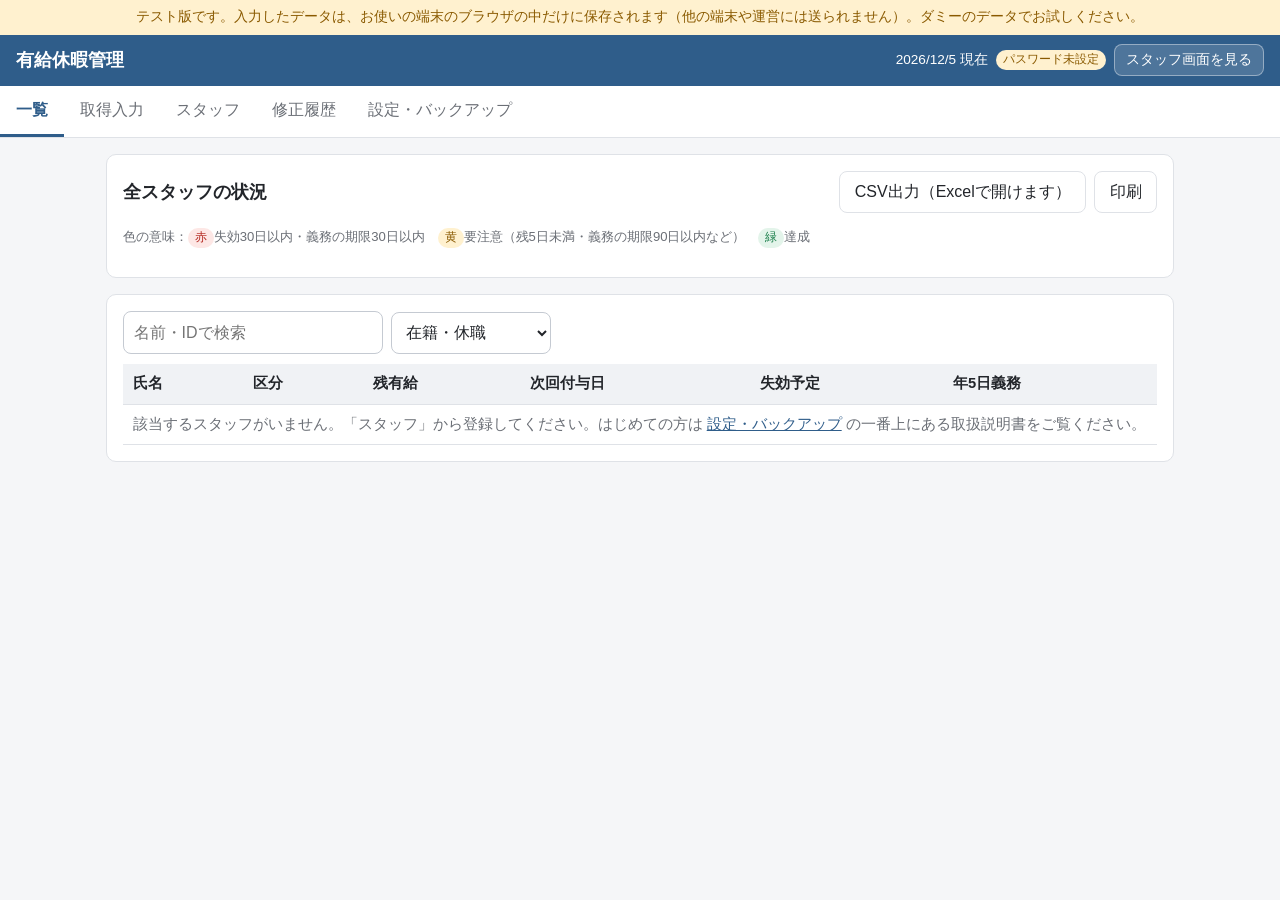
<file: yukyu-test-glpq9odg/index.html>
<!DOCTYPE html>
<html lang="ja">
<head>
  <meta charset="UTF-8">
  <meta name="viewport" content="width=device-width, initial-scale=1">
  <title>有給休暇管理（テスト版）</title>
  <meta name="robots" content="noindex, nofollow">
  <link rel="stylesheet" href="css/style.css">
</head>
<body>
  <p style="margin:0;padding:.4rem .8rem;background:#fff1cf;color:#8a5a00;font-size:.85rem;text-align:center">テスト版です。入力したデータは、お使いの端末のブラウザの中だけに保存されます（他の端末や運営には送られません）。ダミーのデータでお試しください。</p>
  <div id="app"><p class="loading">読み込み中…</p></div>
  <div id="toast" role="status" aria-live="polite"></div>
  <script src="js/logic.js"></script>
  <script src="js/app.js"></script>
</body>
</html>
</file>
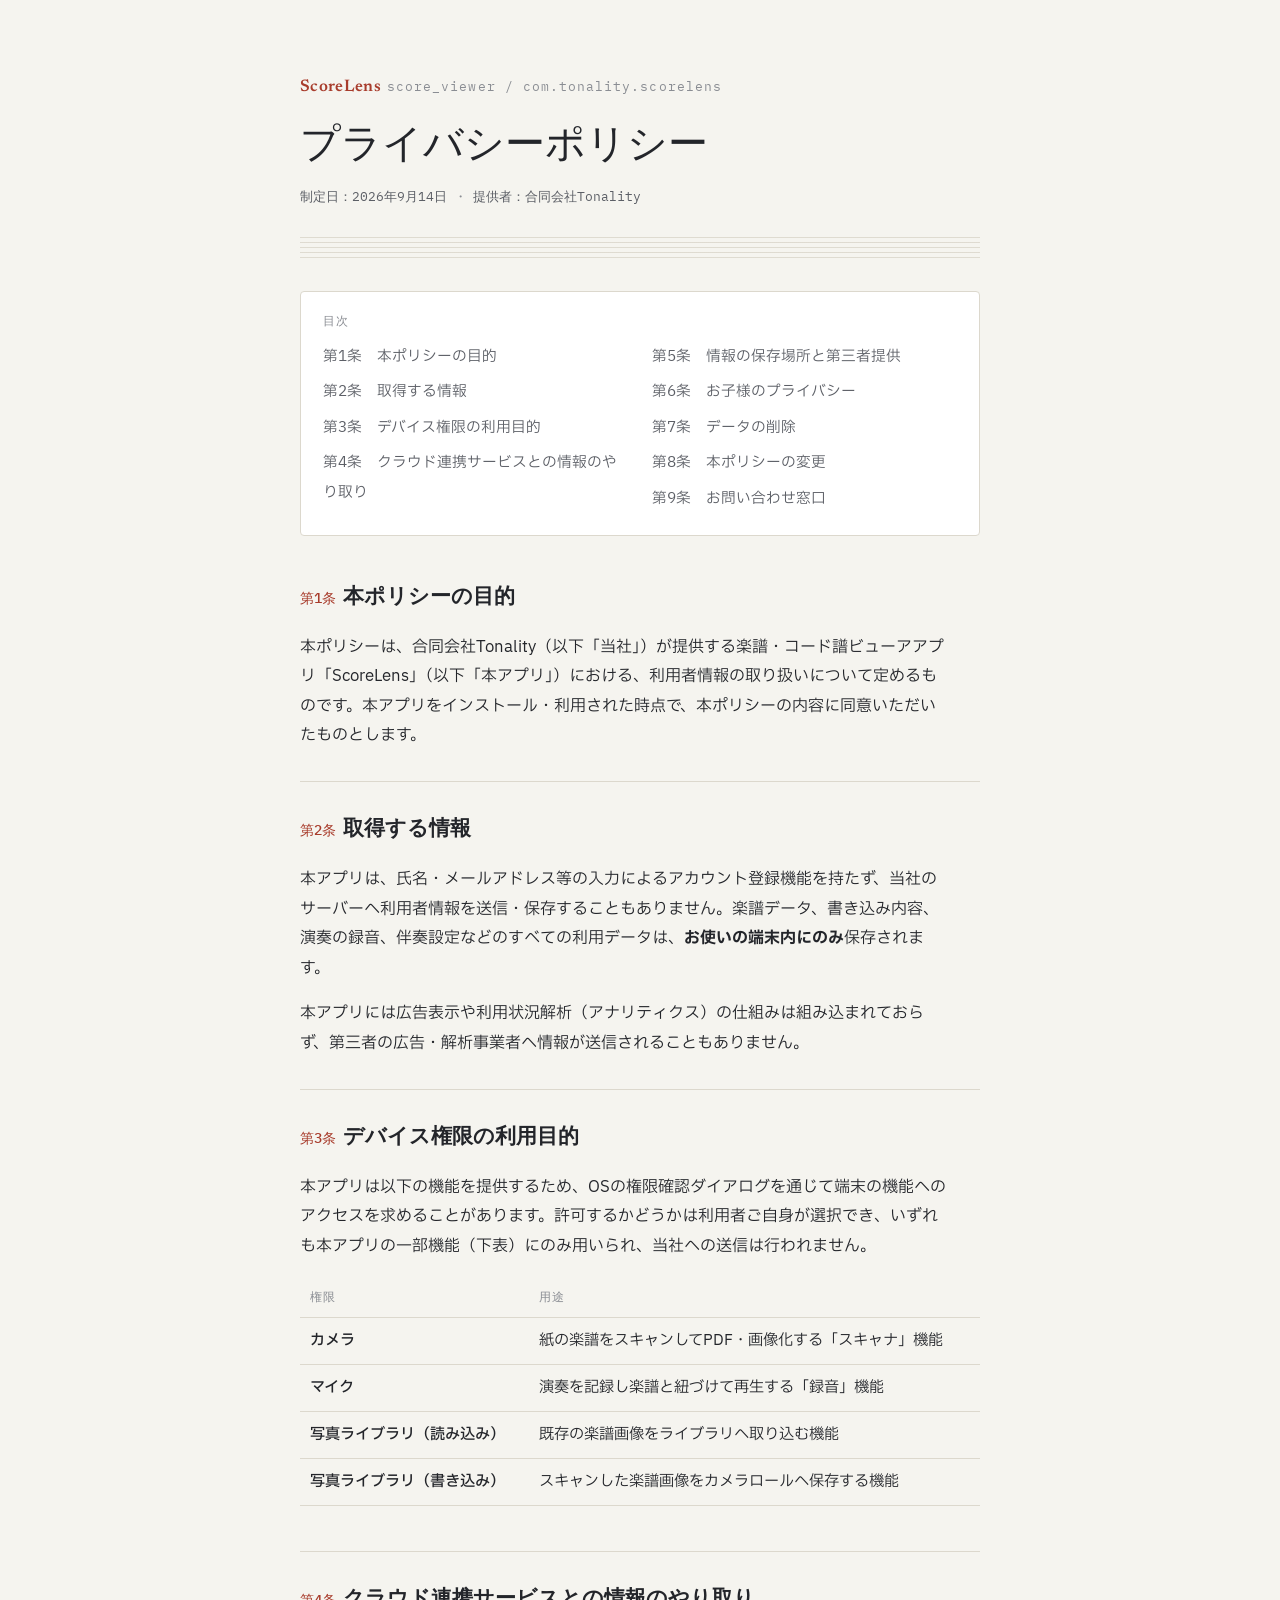
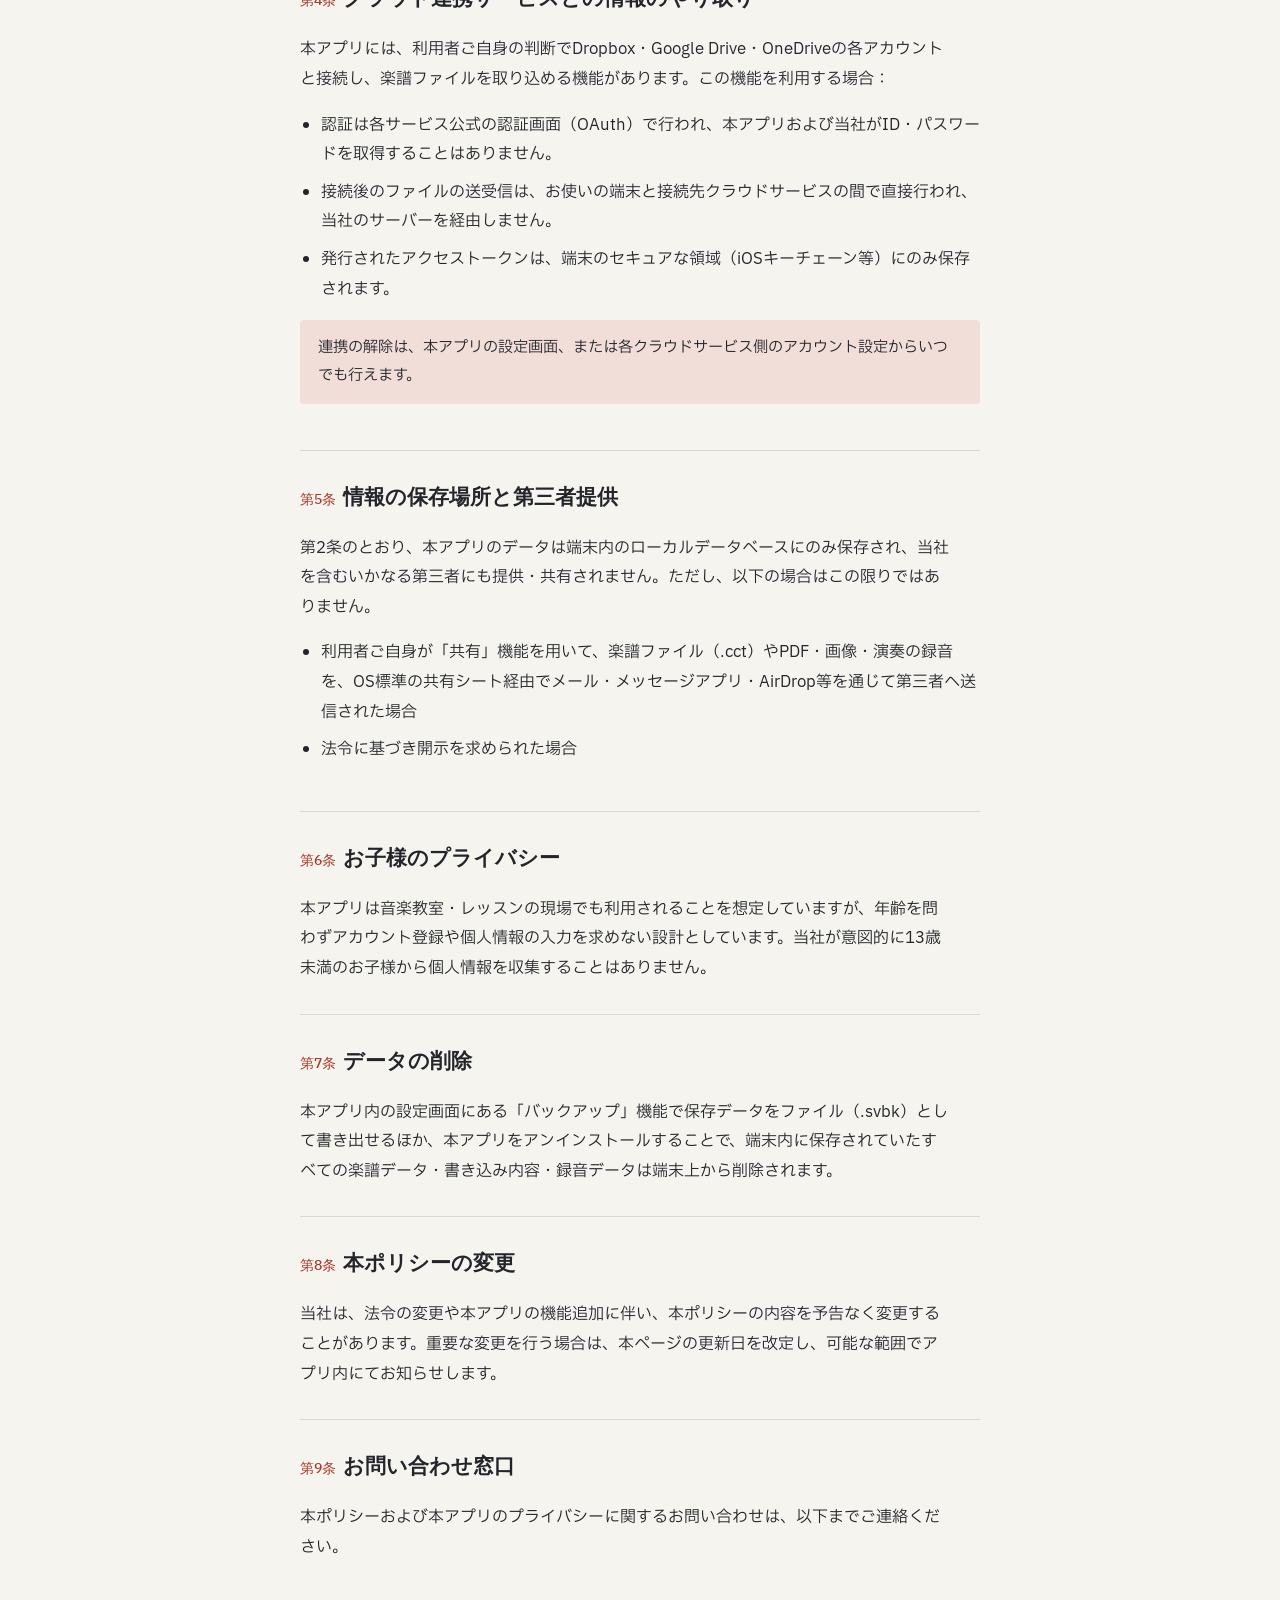
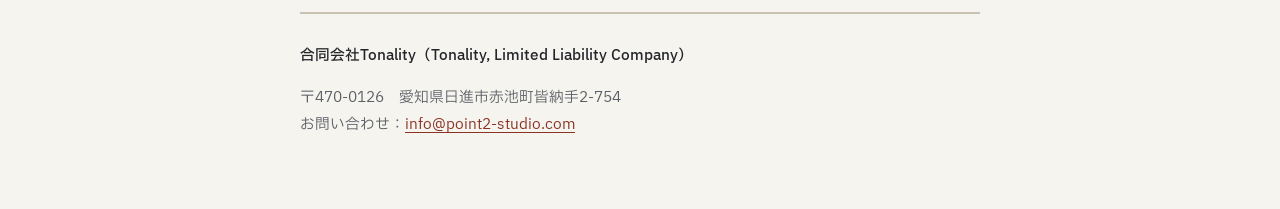
<file: privacy.html>
<!DOCTYPE html>
<html lang="ja">
<head>
<meta charset="UTF-8">
<meta name="viewport" content="width=device-width, initial-scale=1.0">
<title>ScoreLens プライバシーポリシー</title>
<link rel="preconnect" href="https://fonts.googleapis.com">
<link rel="preconnect" href="https://fonts.gstatic.com" crossorigin>
<link href="https://fonts.googleapis.com/css2?family=Newsreader:ital,opsz,wght@0,6..72,400;0,6..72,500;0,6..72,600;1,6..72,400&family=IBM+Plex+Sans+JP:wght@400;500;600&family=IBM+Plex+Mono:wght@400;500&display=swap" rel="stylesheet">
<style>
  :root{
    --paper: #f5f4ef;
    --paper-raised: #ffffff;
    --ink: #23252a;
    --ink-soft: #5c5f66;
    --ink-faint: #8a8d93;
    --rule: #dcd8cd;
    --rule-strong: #c7c2b3;
    --accent: #a83c2c;
    --accent-soft: #f1ded9;
    --link: #8a3224;
    --focus: #a83c2c;
  }
  @media (prefers-color-scheme: dark){
    :root{
      --paper: #1a1a1d;
      --paper-raised: #232326;
      --ink: #e9e7e1;
      --ink-soft: #a7a5a0;
      --ink-faint: #77767a;
      --rule: #35353a;
      --rule-strong: #46464c;
      --accent: #e08a72;
      --accent-soft: #3a2620;
      --link: #e8a893;
    }
  }

  *{ box-sizing: border-box; }
  html{ color-scheme: light dark; }
  body{
    background: var(--paper);
    color: var(--ink);
    font-family: "IBM Plex Sans JP", "Hiragino Sans", "Noto Sans JP", sans-serif;
    font-size: 16px;
    line-height: 1.85;
    margin: 0;
    padding-inline: max(16px, calc((100vw - 720px) / 2));
    padding-block: clamp(28px, 6vw, 72px);
  }
  a{ color: var(--link); text-underline-offset: 3px; }
  a:focus-visible, button:focus-visible{ outline: 2px solid var(--focus); outline-offset: 2px; }

  .sheet{ max-width: 680px; margin-inline: auto; }

  header.title-block{ margin-bottom: 8px; }
  .wordmark{
    display: flex;
    align-items: baseline;
    gap: 0.6ch;
    flex-wrap: wrap;
  }
  .wordmark .mark{
    font-family: "Newsreader", serif;
    font-weight: 600;
    font-size: 1.05rem;
    color: var(--accent);
    letter-spacing: 0.02em;
  }
  .wordmark .name{
    font-family: "IBM Plex Mono", monospace;
    font-size: 0.82rem;
    color: var(--ink-faint);
    letter-spacing: 0.08em;
  }
  h1{
    font-family: "Newsreader", serif;
    font-weight: 500;
    font-size: clamp(1.9rem, 5vw, 2.5rem);
    line-height: 1.25;
    margin: 0.5em 0 0.3em;
    text-wrap: balance;
    color: var(--ink);
  }
  .meta{
    font-family: "IBM Plex Mono", monospace;
    font-size: 0.82rem;
    color: var(--ink-soft);
    font-variant-numeric: tabular-nums;
  }
  .meta span + span::before{ content: "・"; color: var(--ink-faint); margin: 0 0.5em; }

  .staff{
    height: 22px;
    margin: 28px 0 32px;
    background-image: repeating-linear-gradient(var(--rule), var(--rule) 1px, transparent 1px, transparent 5px);
    background-size: 100% 100%;
    opacity: 0.9;
  }

  nav.toc{
    background: var(--paper-raised);
    border: 1px solid var(--rule);
    border-radius: 4px;
    padding: 18px 22px;
    margin-bottom: 44px;
  }
  nav.toc p{
    margin: 0 0 10px;
    font-family: "IBM Plex Mono", monospace;
    font-size: 0.72rem;
    letter-spacing: 0.12em;
    color: var(--ink-faint);
    text-transform: uppercase;
  }
  nav.toc ol{
    margin: 0;
    padding: 0;
    list-style: none;
    columns: 2;
    column-gap: 24px;
  }
  nav.toc li{ break-inside: avoid; margin-bottom: 6px; }
  nav.toc a{ font-size: 0.92rem; color: var(--ink-soft); text-decoration: none; }
  nav.toc a:hover{ color: var(--link); text-decoration: underline; }
  @media (max-width: 480px){ nav.toc ol{ columns: 1; } }

  section.article{
    padding-block: 30px;
    border-top: 1px solid var(--rule);
    scroll-margin-top: 20px;
  }
  section.article:first-of-type{ border-top: none; padding-top: 0; }

  h2{
    font-family: "Newsreader", serif;
    font-weight: 600;
    font-size: 1.3rem;
    margin: 0 0 0.7em;
    display: flex;
    align-items: baseline;
    gap: 0.6ch;
  }
  h2 .num{
    font-family: "IBM Plex Mono", monospace;
    font-size: 0.85rem;
    color: var(--accent);
    font-weight: 500;
  }

  p{ margin: 0 0 1em; color: var(--ink); max-width: 65ch; }
  p:last-child{ margin-bottom: 0; }
  ul.plain{ margin: 0 0 1em; padding-left: 1.3em; }
  ul.plain li{ margin-bottom: 0.5em; }
  ul.plain li:last-child{ margin-bottom: 0; }

  table.perm{
    width: 100%;
    border-collapse: collapse;
    margin: 0 0 1em;
    font-size: 0.95rem;
  }
  table.perm th, table.perm td{
    text-align: left;
    padding: 9px 10px;
    border-bottom: 1px solid var(--rule);
    vertical-align: top;
  }
  table.perm th{
    font-family: "IBM Plex Mono", monospace;
    font-size: 0.72rem;
    letter-spacing: 0.08em;
    text-transform: uppercase;
    color: var(--ink-faint);
    font-weight: 500;
  }
  table.perm td.k{ white-space: nowrap; color: var(--ink); font-weight: 500; }
  .scroller{ overflow-x: auto; }

  .callout{
    background: var(--accent-soft);
    border-radius: 4px;
    padding: 14px 18px;
    margin: 0 0 1em;
    font-size: 0.95rem;
  }
  .callout strong{ color: var(--accent); }

  footer{
    margin-top: 20px;
    padding-top: 28px;
    border-top: 2px solid var(--rule-strong);
    font-size: 0.92rem;
    color: var(--ink-soft);
  }
  footer .company{ font-weight: 500; color: var(--ink); }
  footer address{ font-style: normal; line-height: 1.8; }
  footer a{ color: var(--link); }
</style>
</head>
<body>
<div class="sheet">
  <header class="title-block">
    <div class="wordmark">
      <span class="mark">ScoreLens</span>
      <span class="name">score_viewer / com.tonality.scorelens</span>
    </div>
    <h1>プライバシーポリシー</h1>
    <p class="meta"><span>制定日：2026年9月14日</span><span>提供者：合同会社Tonality</span></p>
  </header>

  <div class="staff" aria-hidden="true"></div>

  <nav class="toc" aria-label="目次">
    <p>目次</p>
    <ol>
      <li><a href="#a1">第1条　本ポリシーの目的</a></li>
      <li><a href="#a2">第2条　取得する情報</a></li>
      <li><a href="#a3">第3条　デバイス権限の利用目的</a></li>
      <li><a href="#a4">第4条　クラウド連携サービスとの情報のやり取り</a></li>
      <li><a href="#a5">第5条　情報の保存場所と第三者提供</a></li>
      <li><a href="#a6">第6条　お子様のプライバシー</a></li>
      <li><a href="#a7">第7条　データの削除</a></li>
      <li><a href="#a8">第8条　本ポリシーの変更</a></li>
      <li><a href="#a9">第9条　お問い合わせ窓口</a></li>
    </ol>
  </nav>

  <main>
    <section class="article" id="a1">
      <h2><span class="num">第1条</span> 本ポリシーの目的</h2>
      <p>本ポリシーは、合同会社Tonality（以下「当社」）が提供する楽譜・コード譜ビューアアプリ「ScoreLens」（以下「本アプリ」）における、利用者情報の取り扱いについて定めるものです。本アプリをインストール・利用された時点で、本ポリシーの内容に同意いただいたものとします。</p>
    </section>

    <section class="article" id="a2">
      <h2><span class="num">第2条</span> 取得する情報</h2>
      <p>本アプリは、氏名・メールアドレス等の入力によるアカウント登録機能を持たず、当社のサーバーへ利用者情報を送信・保存することもありません。楽譜データ、書き込み内容、演奏の録音、伴奏設定などのすべての利用データは、<strong>お使いの端末内にのみ</strong>保存されます。</p>
      <p>本アプリには広告表示や利用状況解析（アナリティクス）の仕組みは組み込まれておらず、第三者の広告・解析事業者へ情報が送信されることもありません。</p>
    </section>

    <section class="article" id="a3">
      <h2><span class="num">第3条</span> デバイス権限の利用目的</h2>
      <p>本アプリは以下の機能を提供するため、OSの権限確認ダイアログを通じて端末の機能へのアクセスを求めることがあります。許可するかどうかは利用者ご自身が選択でき、いずれも本アプリの一部機能（下表）にのみ用いられ、当社への送信は行われません。</p>
      <div class="scroller">
        <table class="perm">
          <thead><tr><th>権限</th><th>用途</th></tr></thead>
          <tbody>
            <tr><td class="k">カメラ</td><td>紙の楽譜をスキャンしてPDF・画像化する「スキャナ」機能</td></tr>
            <tr><td class="k">マイク</td><td>演奏を記録し楽譜と紐づけて再生する「録音」機能</td></tr>
            <tr><td class="k">写真ライブラリ（読み込み）</td><td>既存の楽譜画像をライブラリへ取り込む機能</td></tr>
            <tr><td class="k">写真ライブラリ（書き込み）</td><td>スキャンした楽譜画像をカメラロールへ保存する機能</td></tr>
          </tbody>
        </table>
      </div>
    </section>

    <section class="article" id="a4">
      <h2><span class="num">第4条</span> クラウド連携サービスとの情報のやり取り</h2>
      <p>本アプリには、利用者ご自身の判断でDropbox・Google Drive・OneDriveの各アカウントと接続し、楽譜ファイルを取り込める機能があります。この機能を利用する場合：</p>
      <ul class="plain">
        <li>認証は各サービス公式の認証画面（OAuth）で行われ、本アプリおよび当社がID・パスワードを取得することはありません。</li>
        <li>接続後のファイルの送受信は、お使いの端末と接続先クラウドサービスの間で直接行われ、当社のサーバーを経由しません。</li>
        <li>発行されたアクセストークンは、端末のセキュアな領域（iOSキーチェーン等）にのみ保存されます。</li>
      </ul>
      <div class="callout">連携の解除は、本アプリの設定画面、または各クラウドサービス側のアカウント設定からいつでも行えます。</div>
    </section>

    <section class="article" id="a5">
      <h2><span class="num">第5条</span> 情報の保存場所と第三者提供</h2>
      <p>第2条のとおり、本アプリのデータは端末内のローカルデータベースにのみ保存され、当社を含むいかなる第三者にも提供・共有されません。ただし、以下の場合はこの限りではありません。</p>
      <ul class="plain">
        <li>利用者ご自身が「共有」機能を用いて、楽譜ファイル（.cct）やPDF・画像・演奏の録音を、OS標準の共有シート経由でメール・メッセージアプリ・AirDrop等を通じて第三者へ送信された場合</li>
        <li>法令に基づき開示を求められた場合</li>
      </ul>
    </section>

    <section class="article" id="a6">
      <h2><span class="num">第6条</span> お子様のプライバシー</h2>
      <p>本アプリは音楽教室・レッスンの現場でも利用されることを想定していますが、年齢を問わずアカウント登録や個人情報の入力を求めない設計としています。当社が意図的に13歳未満のお子様から個人情報を収集することはありません。</p>
    </section>

    <section class="article" id="a7">
      <h2><span class="num">第7条</span> データの削除</h2>
      <p>本アプリ内の設定画面にある「バックアップ」機能で保存データをファイル（.svbk）として書き出せるほか、本アプリをアンインストールすることで、端末内に保存されていたすべての楽譜データ・書き込み内容・録音データは端末上から削除されます。</p>
    </section>

    <section class="article" id="a8">
      <h2><span class="num">第8条</span> 本ポリシーの変更</h2>
      <p>当社は、法令の変更や本アプリの機能追加に伴い、本ポリシーの内容を予告なく変更することがあります。重要な変更を行う場合は、本ページの更新日を改定し、可能な範囲でアプリ内にてお知らせします。</p>
    </section>

    <section class="article" id="a9">
      <h2><span class="num">第9条</span> お問い合わせ窓口</h2>
      <p>本ポリシーおよび本アプリのプライバシーに関するお問い合わせは、以下までご連絡ください。</p>
    </section>
  </main>

  <footer>
    <p class="company">合同会社Tonality（Tonality, Limited Liability Company）</p>
    <address>
      〒470-0126　愛知県日進市赤池町皆納手2-754<br>
      お問い合わせ：<a href="mailto:info@point2-studio.com">info@point2-studio.com</a>
    </address>
  </footer>
</div>
</body>
</html>
</file>
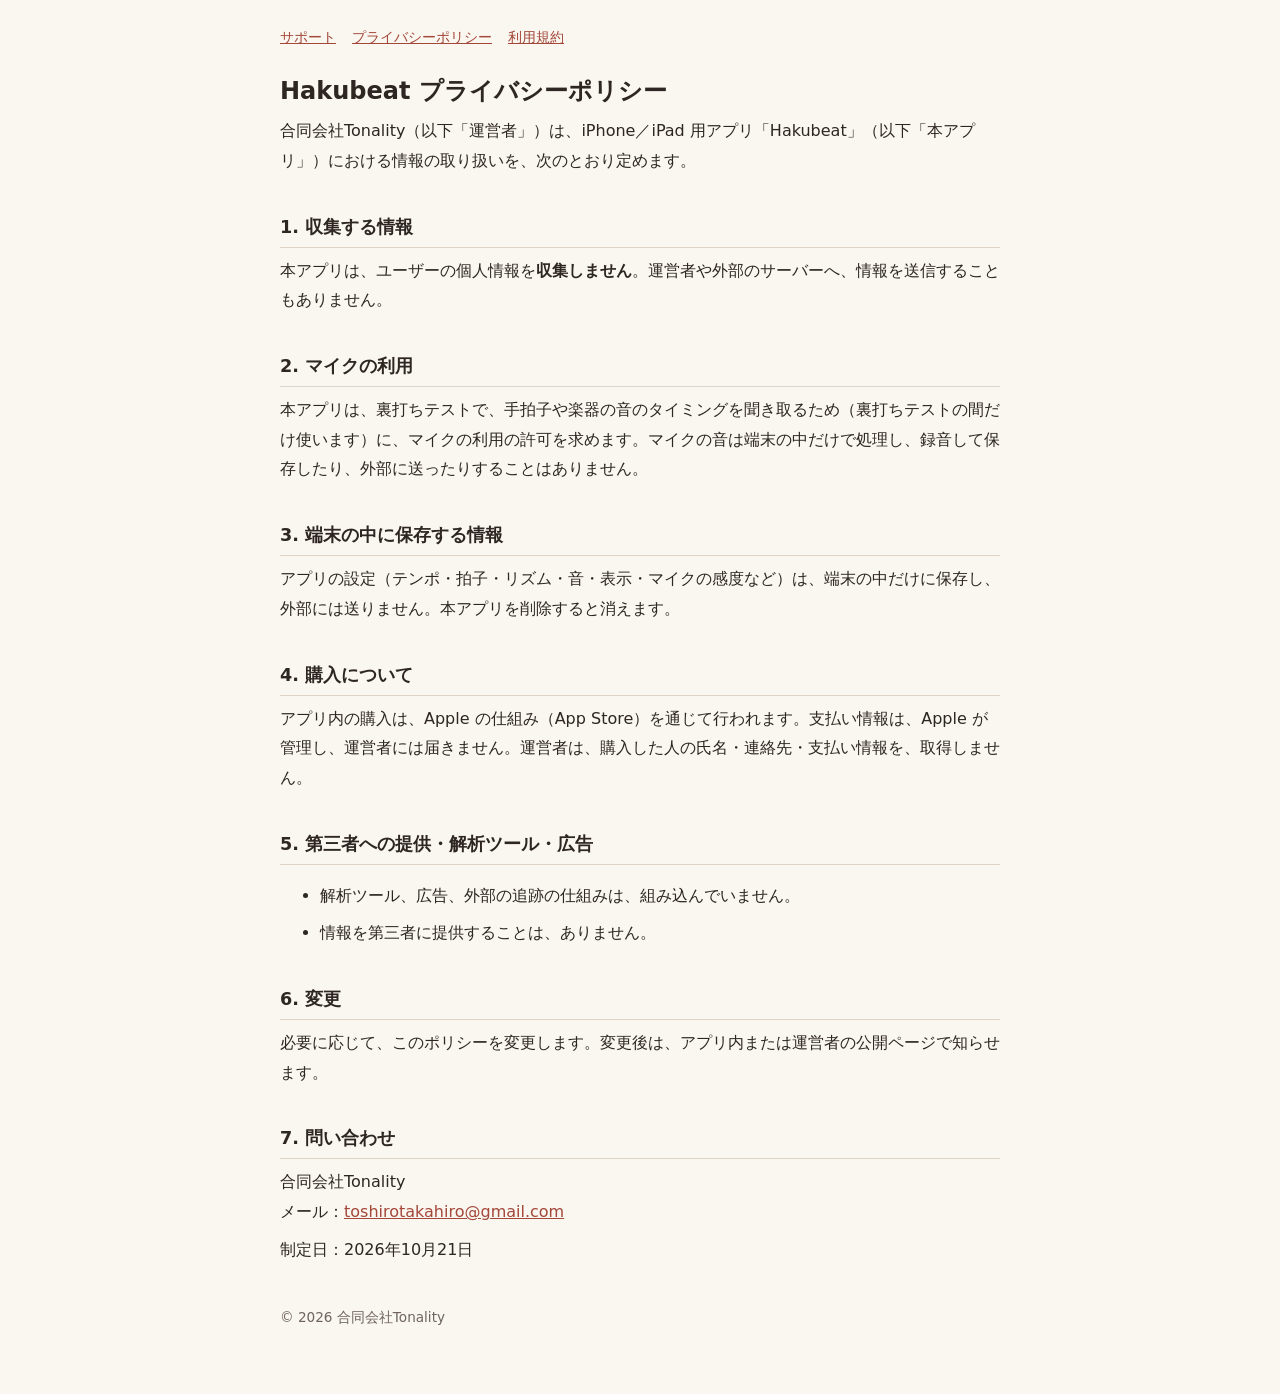
<file: hakubeat/privacy.html>
<!doctype html>
<html lang="ja"><head><meta charset="utf-8"><meta name="viewport" content="width=device-width,initial-scale=1">
<title>Hakubeat プライバシーポリシー</title><meta name="description" content="Hakubeat（メトロノーム）のプライバシーポリシー"><link rel="stylesheet" href="style.css"></head>
<body><main>
<nav><a href="support.html">サポート</a><a href="privacy.html">プライバシーポリシー</a><a href="terms.html">利用規約</a></nav>
<h1>Hakubeat プライバシーポリシー</h1>
<p>合同会社Tonality（以下「運営者」）は、iPhone／iPad 用アプリ「Hakubeat」（以下「本アプリ」）における情報の取り扱いを、次のとおり定めます。</p>
<h2>1. 収集する情報</h2>
<p>本アプリは、ユーザーの個人情報を<strong>収集しません</strong>。運営者や外部のサーバーへ、情報を送信することもありません。</p>
<h2>2. マイクの利用</h2>
<p>本アプリは、裏打ちテストで、手拍子や楽器の音のタイミングを聞き取るため（裏打ちテストの間だけ使います）に、マイクの利用の許可を求めます。マイクの音は端末の中だけで処理し、録音して保存したり、外部に送ったりすることはありません。</p>
<h2>3. 端末の中に保存する情報</h2>
<p>アプリの設定（テンポ・拍子・リズム・音・表示・マイクの感度など）は、端末の中だけに保存し、外部には送りません。本アプリを削除すると消えます。</p>
<h2>4. 購入について</h2>
<p>アプリ内の購入は、Apple の仕組み（App Store）を通じて行われます。支払い情報は、Apple が管理し、運営者には届きません。運営者は、購入した人の氏名・連絡先・支払い情報を、取得しません。</p>
<h2>5. 第三者への提供・解析ツール・広告</h2>
<ul><li>解析ツール、広告、外部の追跡の仕組みは、組み込んでいません。</li><li>情報を第三者に提供することは、ありません。</li></ul>
<h2>6. 変更</h2>
<p>必要に応じて、このポリシーを変更します。変更後は、アプリ内または運営者の公開ページで知らせます。</p>
<h2>7. 問い合わせ</h2>
<p>合同会社Tonality<br>メール：<a href="mailto:toshirotakahiro@gmail.com">toshirotakahiro@gmail.com</a></p>
<p>制定日：2026年10月21日</p>
<footer>© 2026 合同会社Tonality</footer></main></body></html>
</file>
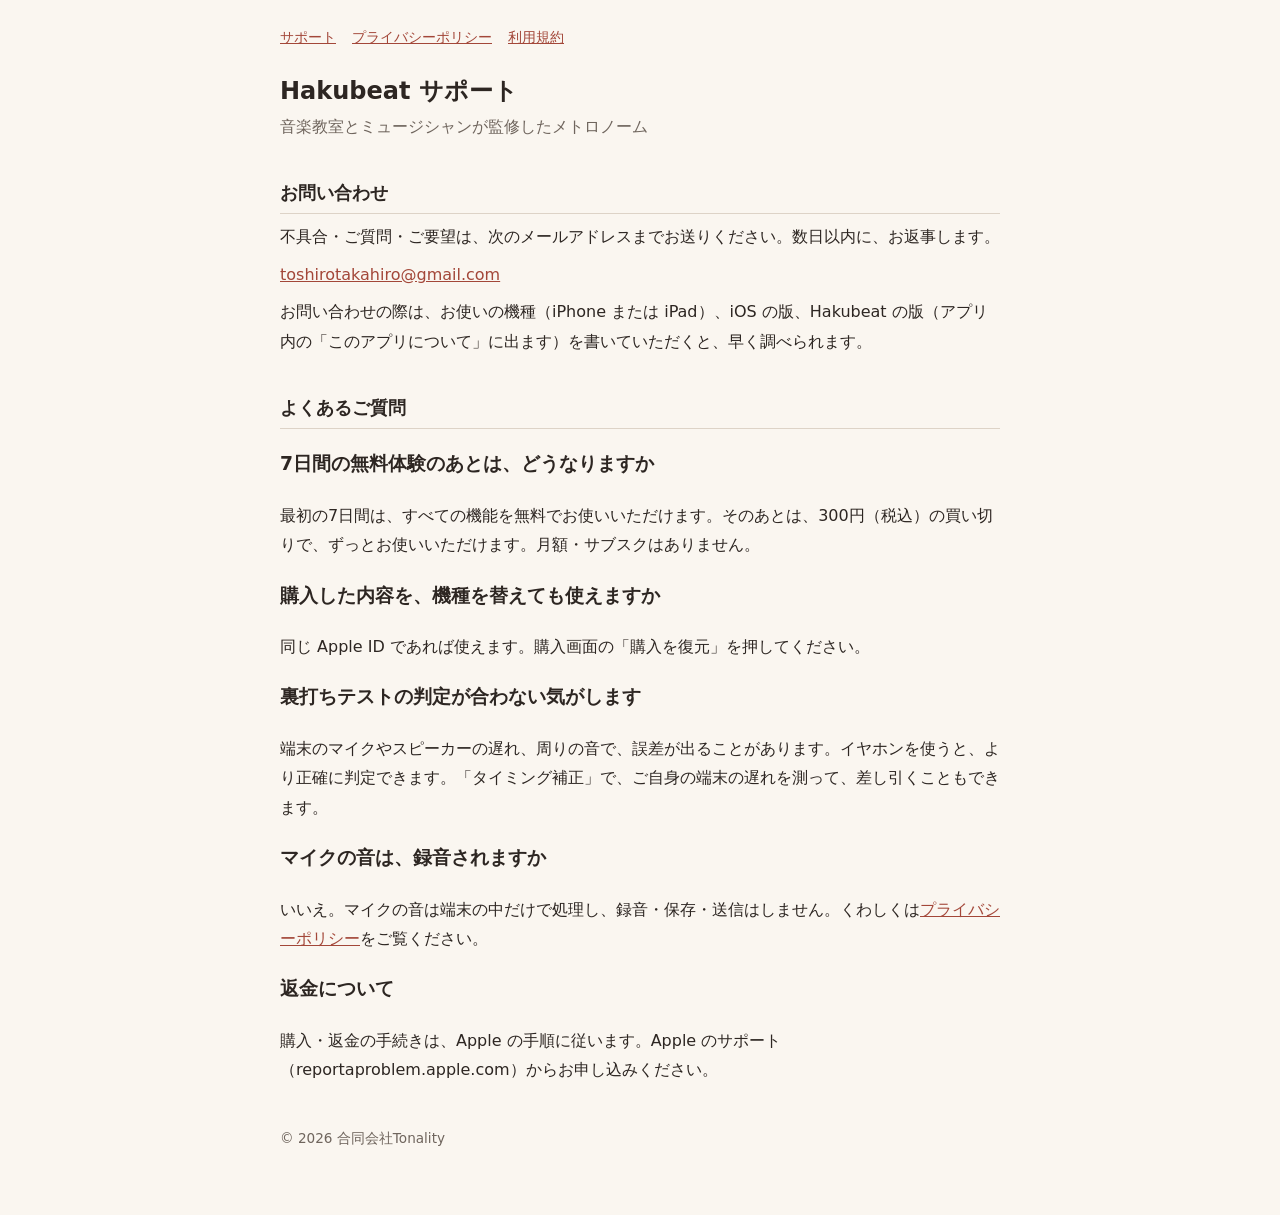
<file: hakubeat/support.html>
<!doctype html>
<html lang="ja"><head><meta charset="utf-8"><meta name="viewport" content="width=device-width,initial-scale=1">
<title>Hakubeat サポート</title><meta name="description" content="Hakubeat（メトロノーム）のサポートページ"><link rel="stylesheet" href="style.css"></head>
<body><main>
<nav><a href="support.html">サポート</a><a href="privacy.html">プライバシーポリシー</a><a href="terms.html">利用規約</a></nav>
<h1>Hakubeat サポート</h1>
<p class="sub">音楽教室とミュージシャンが監修したメトロノーム</p>
<h2>お問い合わせ</h2>
<p>不具合・ご質問・ご要望は、次のメールアドレスまでお送りください。数日以内に、お返事します。</p>
<p><a href="mailto:toshirotakahiro@gmail.com">toshirotakahiro@gmail.com</a></p>
<p>お問い合わせの際は、お使いの機種（iPhone または iPad）、iOS の版、Hakubeat の版（アプリ内の「このアプリについて」に出ます）を書いていただくと、早く調べられます。</p>
<h2>よくあるご質問</h2>
<h3>7日間の無料体験のあとは、どうなりますか</h3>
<p>最初の7日間は、すべての機能を無料でお使いいただけます。そのあとは、300円（税込）の買い切りで、ずっとお使いいただけます。月額・サブスクはありません。</p>
<h3>購入した内容を、機種を替えても使えますか</h3>
<p>同じ Apple ID であれば使えます。購入画面の「購入を復元」を押してください。</p>
<h3>裏打ちテストの判定が合わない気がします</h3>
<p>端末のマイクやスピーカーの遅れ、周りの音で、誤差が出ることがあります。イヤホンを使うと、より正確に判定できます。「タイミング補正」で、ご自身の端末の遅れを測って、差し引くこともできます。</p>
<h3>マイクの音は、録音されますか</h3>
<p>いいえ。マイクの音は端末の中だけで処理し、録音・保存・送信はしません。くわしくは<a href="privacy.html">プライバシーポリシー</a>をご覧ください。</p>
<h3>返金について</h3>
<p>購入・返金の手続きは、Apple の手順に従います。Apple のサポート（reportaproblem.apple.com）からお申し込みください。</p>
<footer>© 2026 合同会社Tonality</footer></main></body></html>
</file>
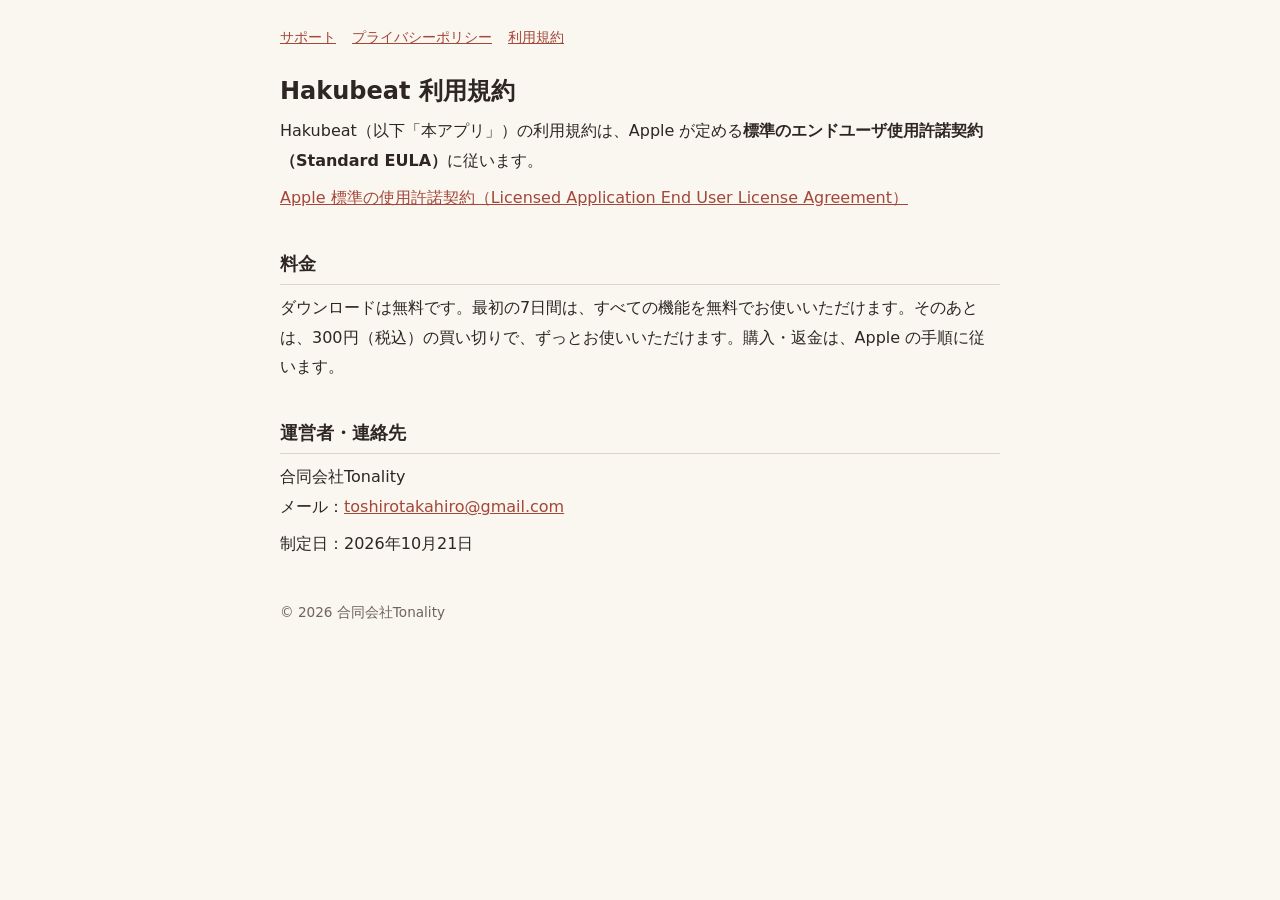
<file: hakubeat/terms.html>
<!doctype html>
<html lang="ja"><head><meta charset="utf-8"><meta name="viewport" content="width=device-width,initial-scale=1">
<title>Hakubeat 利用規約</title><meta name="description" content="Hakubeat（メトロノーム）の利用規約"><link rel="stylesheet" href="style.css"></head>
<body><main>
<nav><a href="support.html">サポート</a><a href="privacy.html">プライバシーポリシー</a><a href="terms.html">利用規約</a></nav>
<h1>Hakubeat 利用規約</h1>
<p>Hakubeat（以下「本アプリ」）の利用規約は、Apple が定める<strong>標準のエンドユーザ使用許諾契約（Standard EULA）</strong>に従います。</p>
<p><a href="https://www.apple.com/legal/internet-services/itunes/dev/stdeula/" target="_blank" rel="noopener">Apple 標準の使用許諾契約（Licensed Application End User License Agreement）</a></p>
<h2>料金</h2>
<p>ダウンロードは無料です。最初の7日間は、すべての機能を無料でお使いいただけます。そのあとは、300円（税込）の買い切りで、ずっとお使いいただけます。購入・返金は、Apple の手順に従います。</p>
<h2>運営者・連絡先</h2>
<p>合同会社Tonality<br>メール：<a href="mailto:toshirotakahiro@gmail.com">toshirotakahiro@gmail.com</a></p>
<p>制定日：2026年10月21日</p>
<footer>© 2026 合同会社Tonality</footer></main></body></html>
</file>
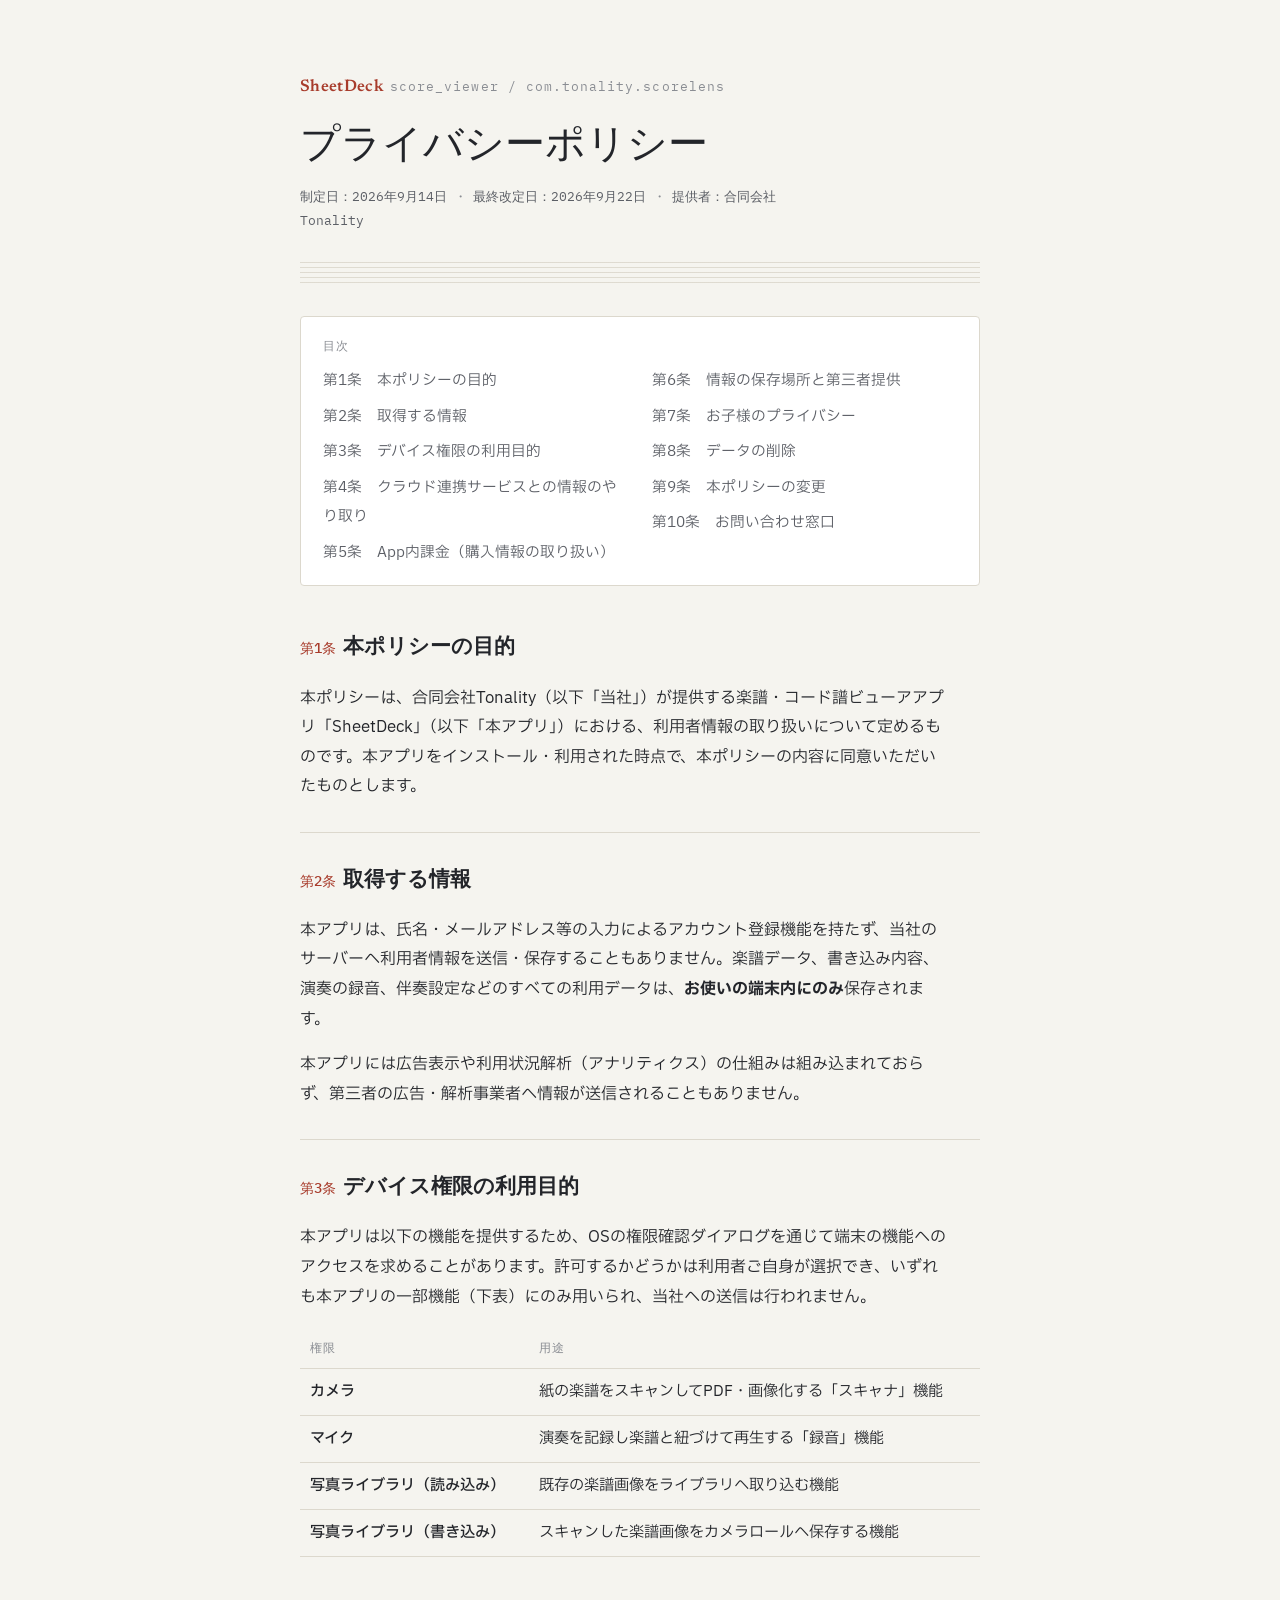
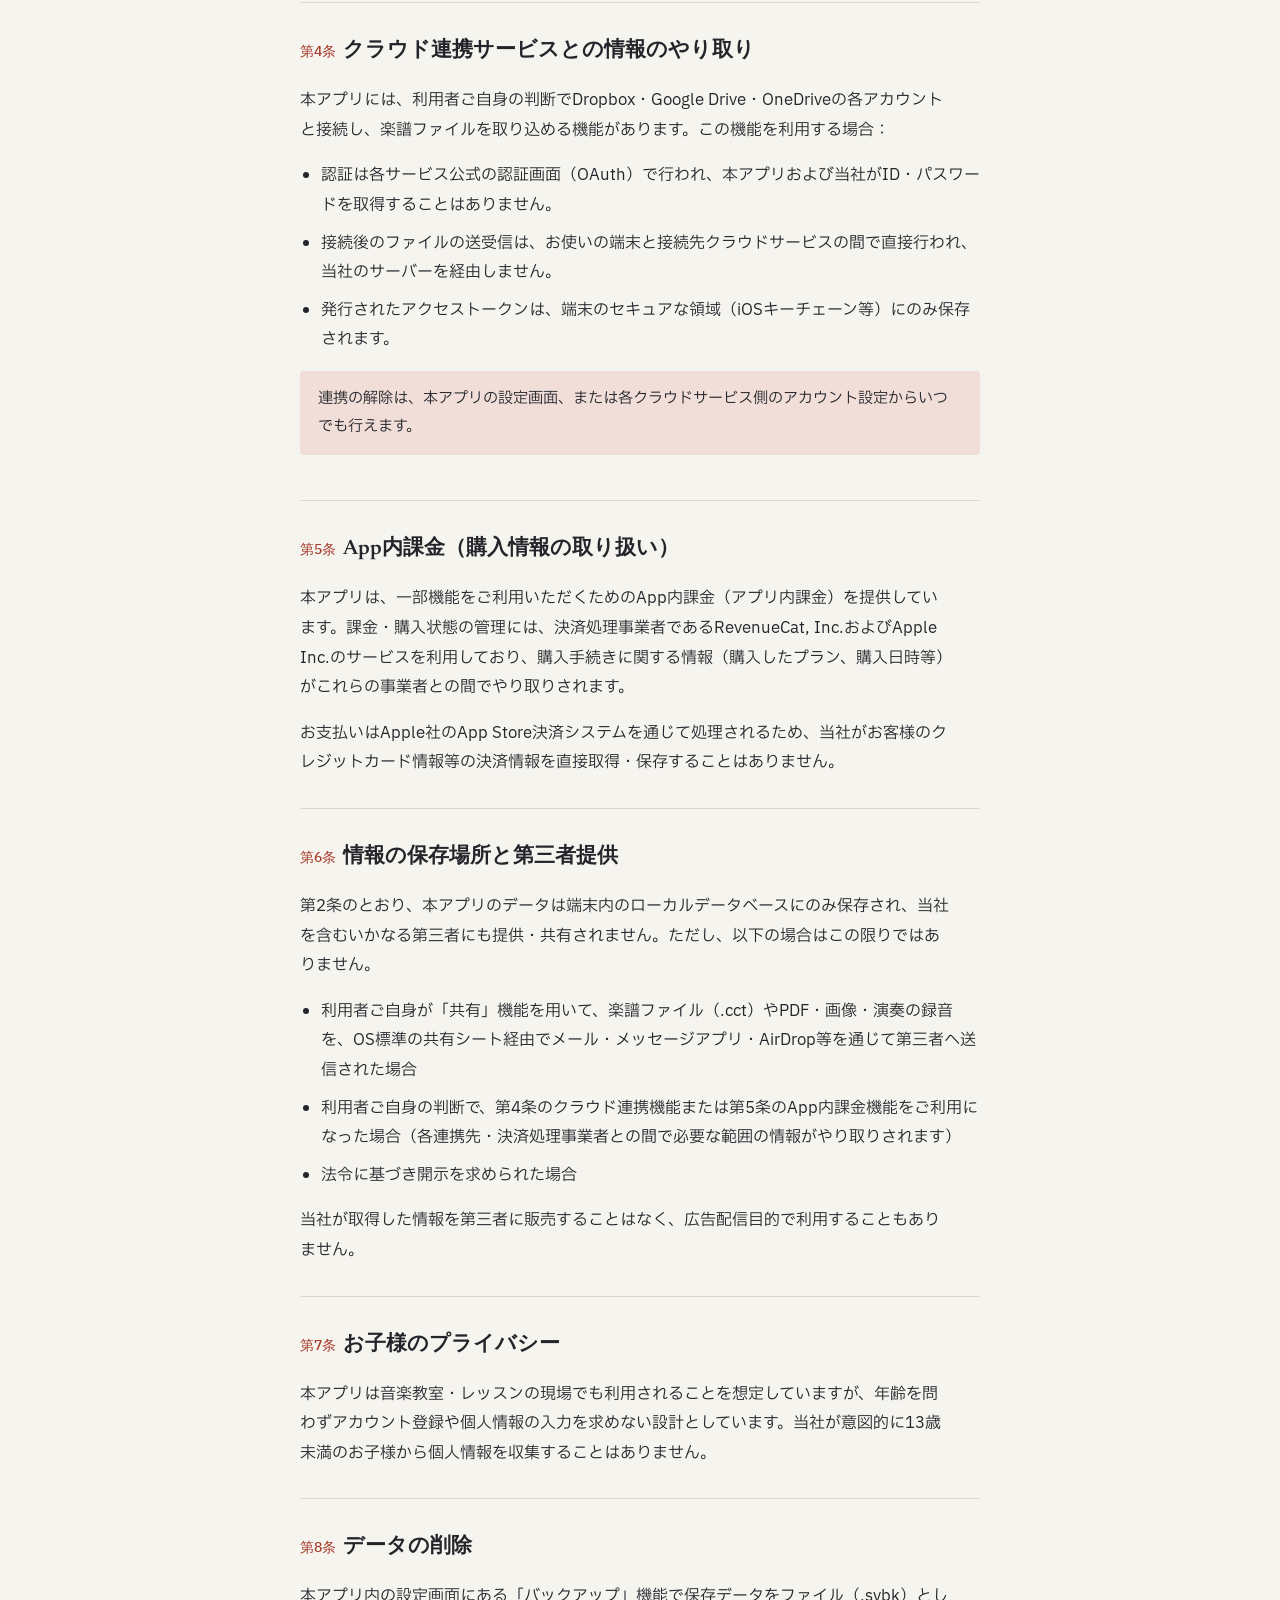
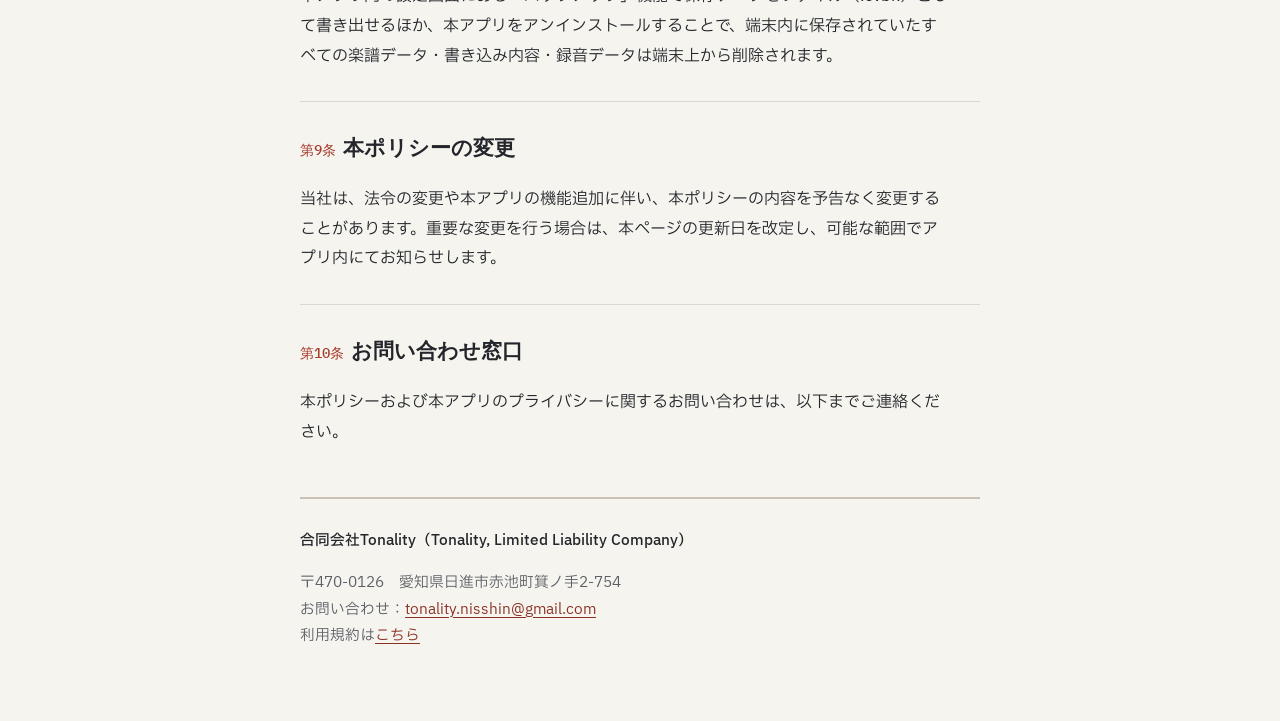
<file: scorelans/privacy.html>
<!doctype html>
<html lang="ja">
<head>
<meta charset="utf-8">
<meta name="viewport" content="width=device-width, initial-scale=1">
<meta http-equiv="refresh" content="0; url=/sheetdeck/privacy.html">
<link rel="canonical" href="https://www.op-cent.com/sheetdeck/privacy.html">
<title>SheetDeck（旧 ScoreLens）</title>
</head>
<body>
<p>アプリ名が「SheetDeck」に変わりました。移動しない場合は、<a href="/sheetdeck/privacy.html">こちらのページ</a>をご覧ください。</p>
<script>location.replace("/sheetdeck/privacy.html");</script>
</body>
</html>
</file>
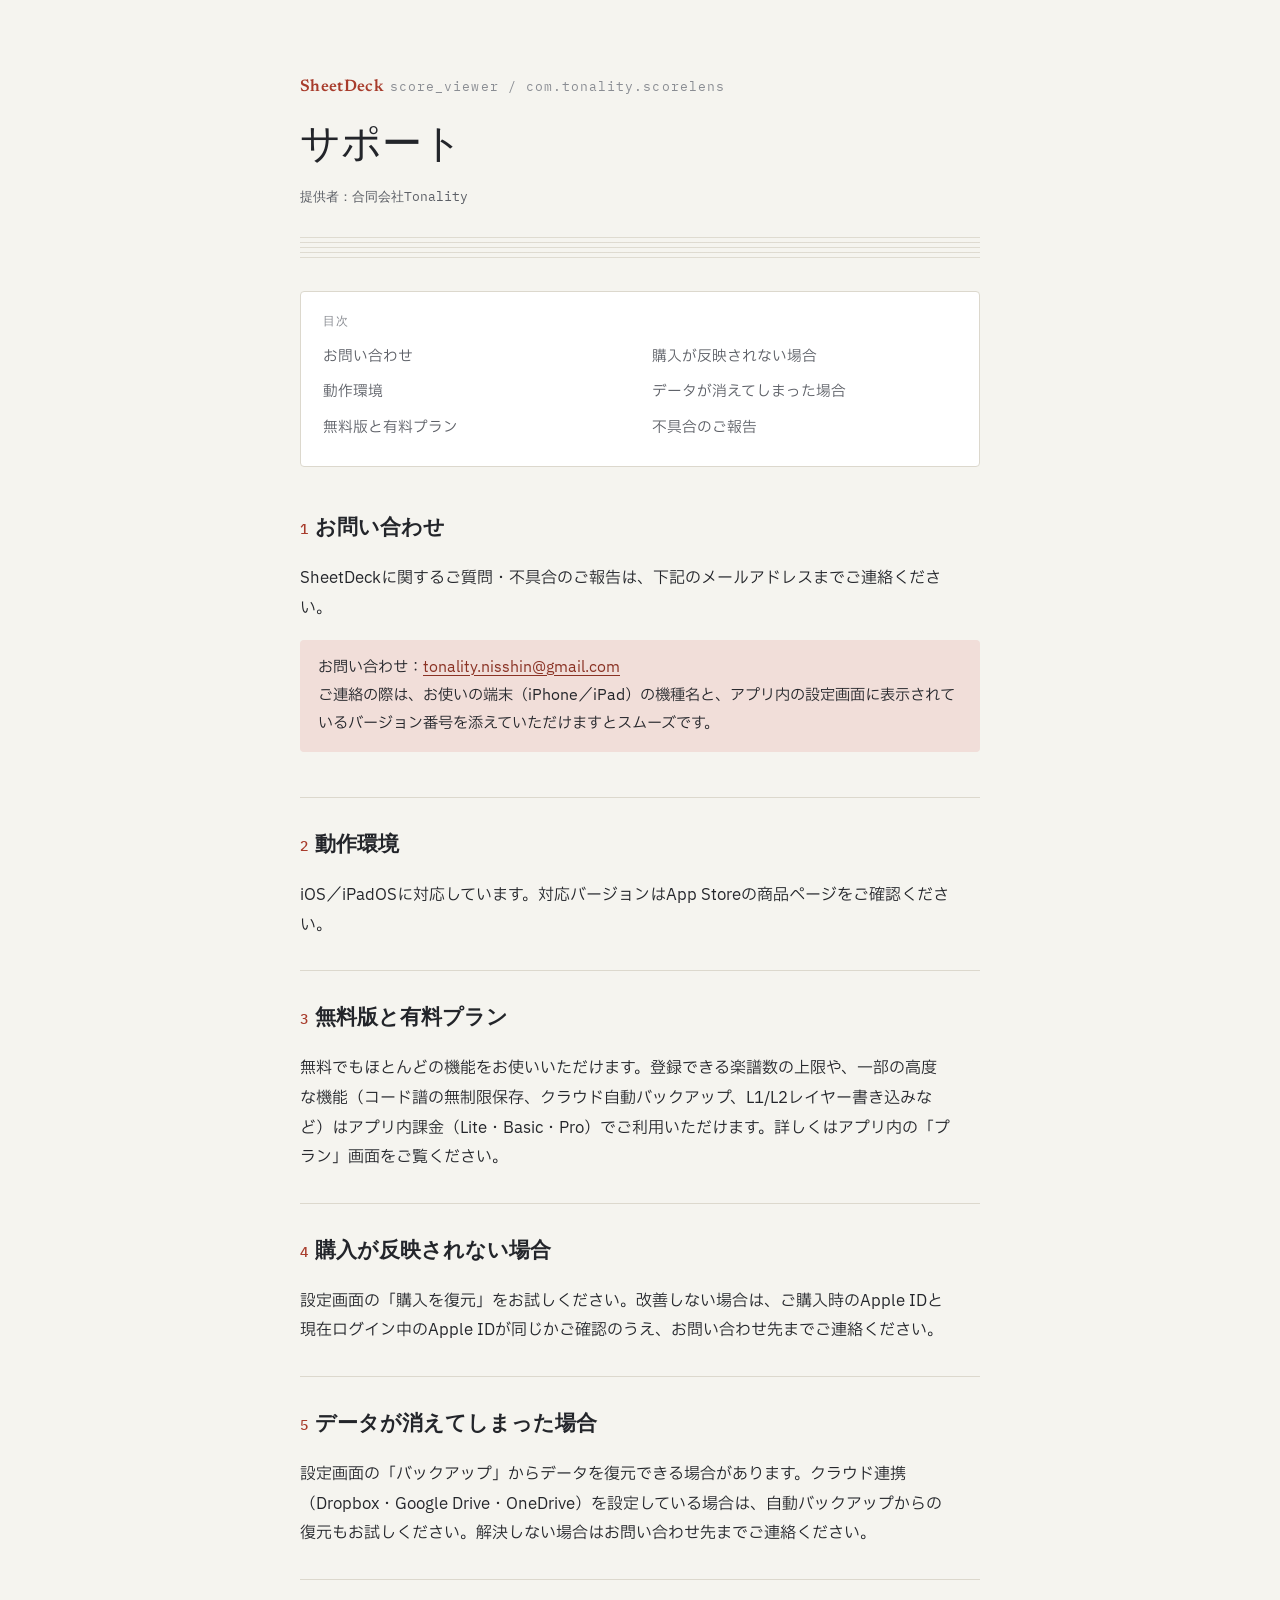
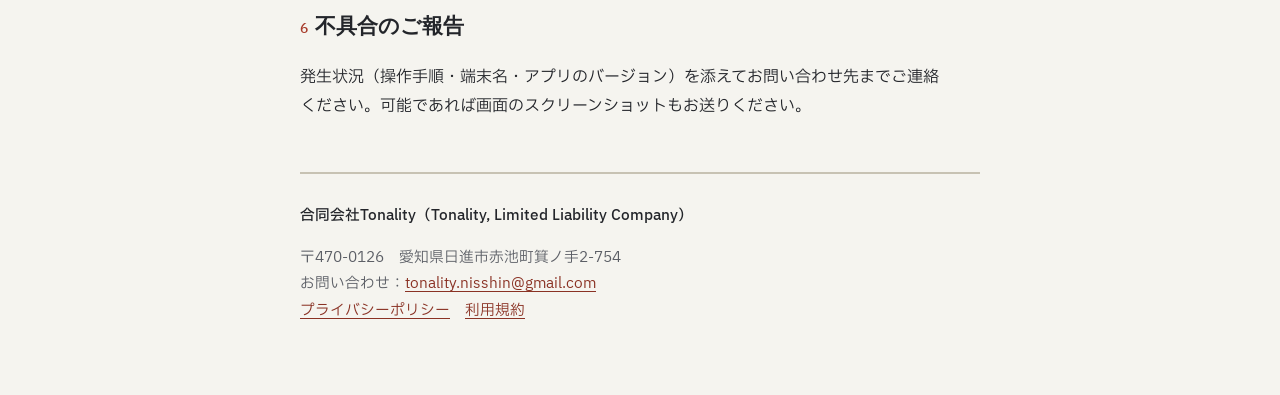
<file: scorelans/support.html>
<!doctype html>
<html lang="ja">
<head>
<meta charset="utf-8">
<meta name="viewport" content="width=device-width, initial-scale=1">
<meta http-equiv="refresh" content="0; url=/sheetdeck/support.html">
<link rel="canonical" href="https://www.op-cent.com/sheetdeck/support.html">
<title>SheetDeck（旧 ScoreLens）</title>
</head>
<body>
<p>アプリ名が「SheetDeck」に変わりました。移動しない場合は、<a href="/sheetdeck/support.html">こちらのページ</a>をご覧ください。</p>
<script>location.replace("/sheetdeck/support.html");</script>
</body>
</html>
</file>
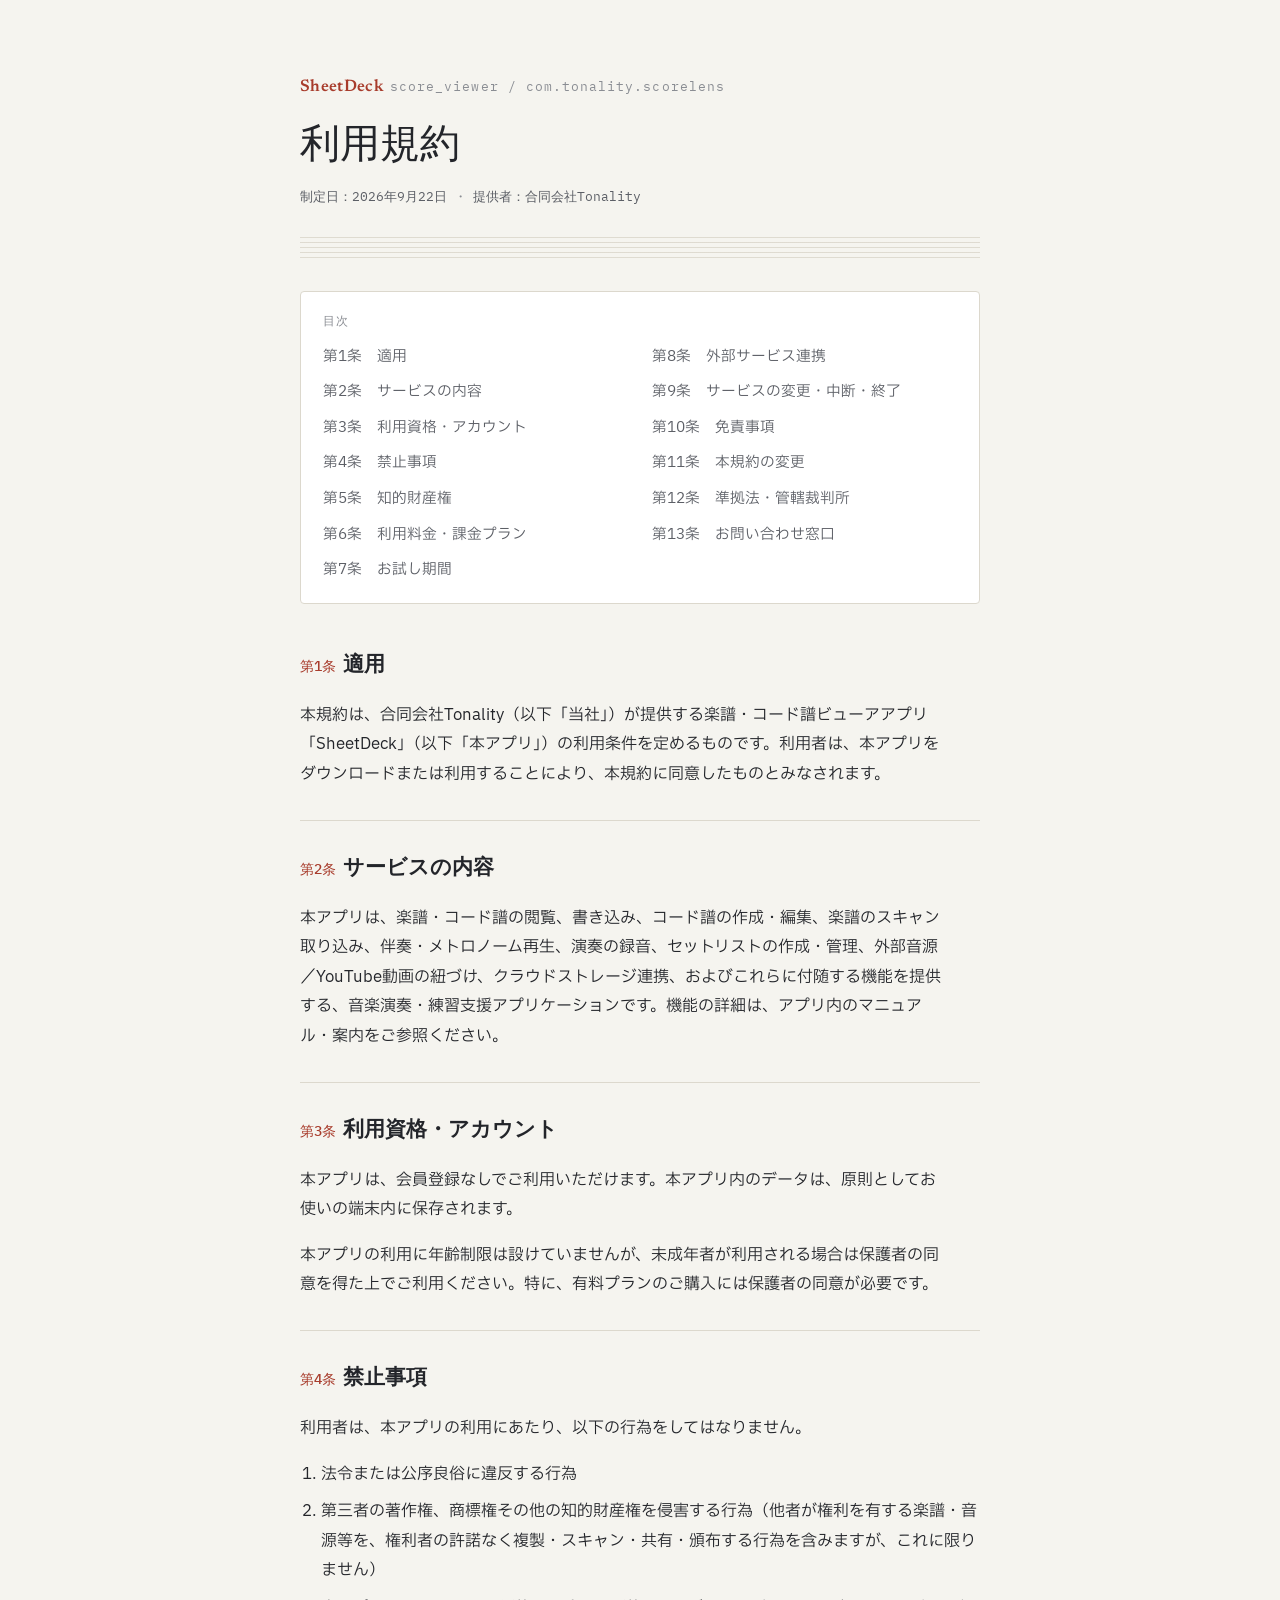
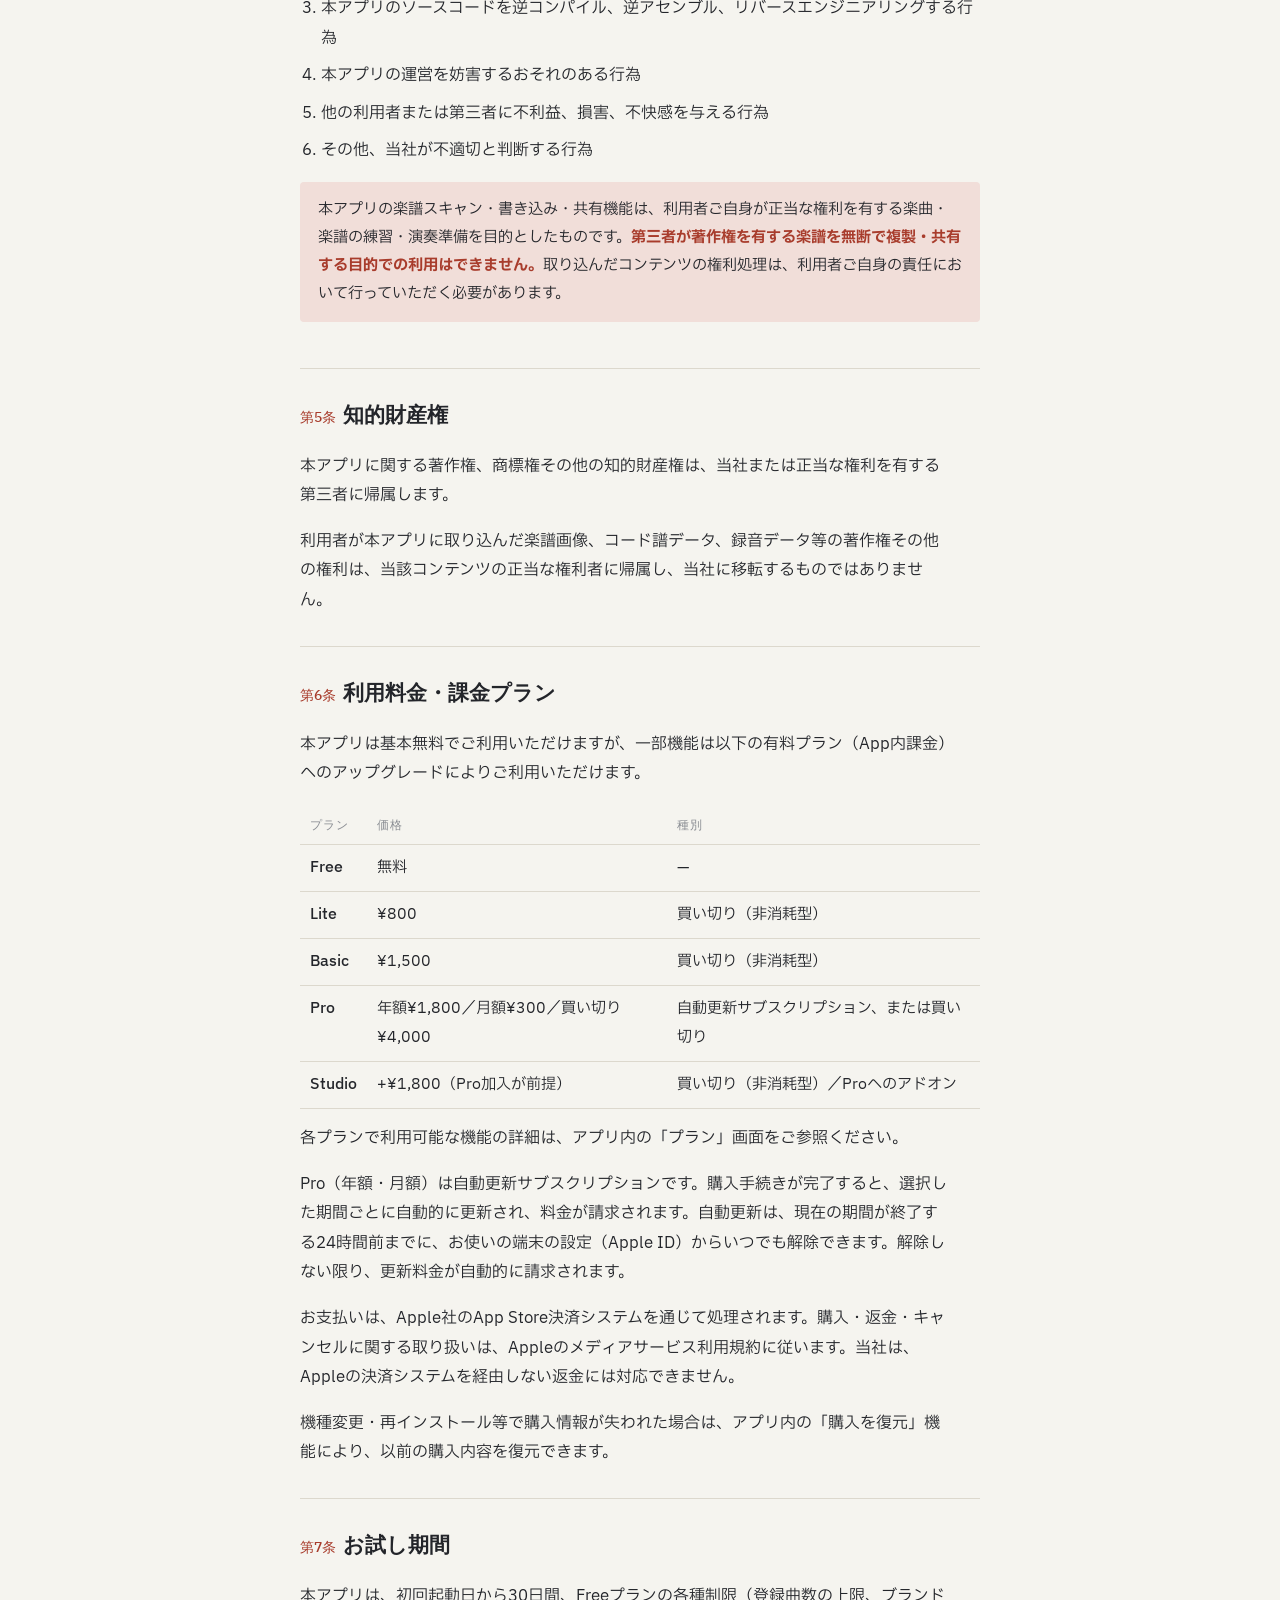
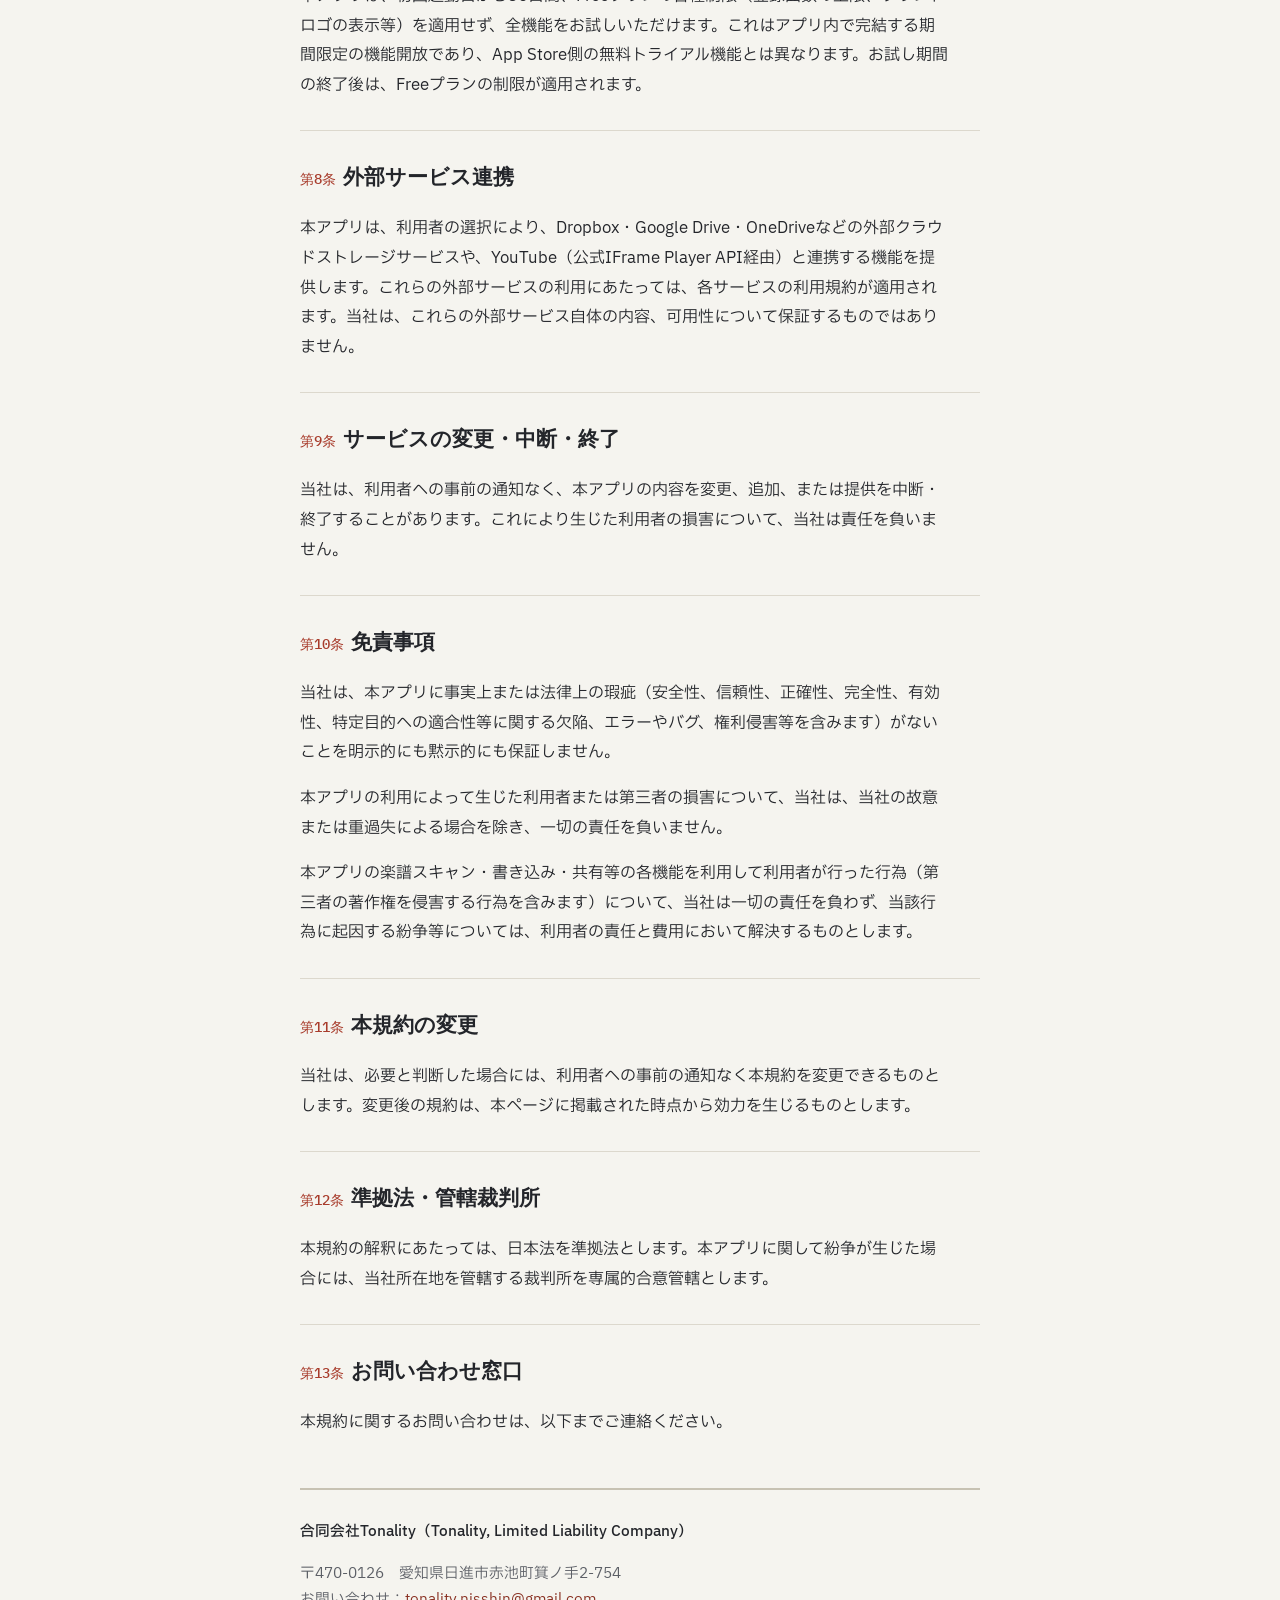
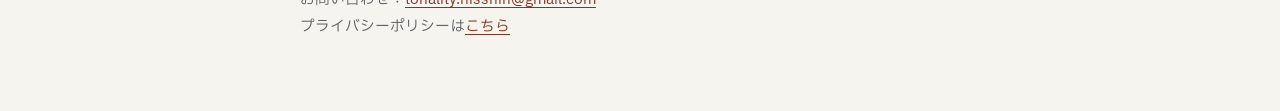
<file: scorelans/terms.html>
<!doctype html>
<html lang="ja">
<head>
<meta charset="utf-8">
<meta name="viewport" content="width=device-width, initial-scale=1">
<meta http-equiv="refresh" content="0; url=/sheetdeck/terms.html">
<link rel="canonical" href="https://www.op-cent.com/sheetdeck/terms.html">
<title>SheetDeck（旧 ScoreLens）</title>
</head>
<body>
<p>アプリ名が「SheetDeck」に変わりました。移動しない場合は、<a href="/sheetdeck/terms.html">こちらのページ</a>をご覧ください。</p>
<script>location.replace("/sheetdeck/terms.html");</script>
</body>
</html>
</file>
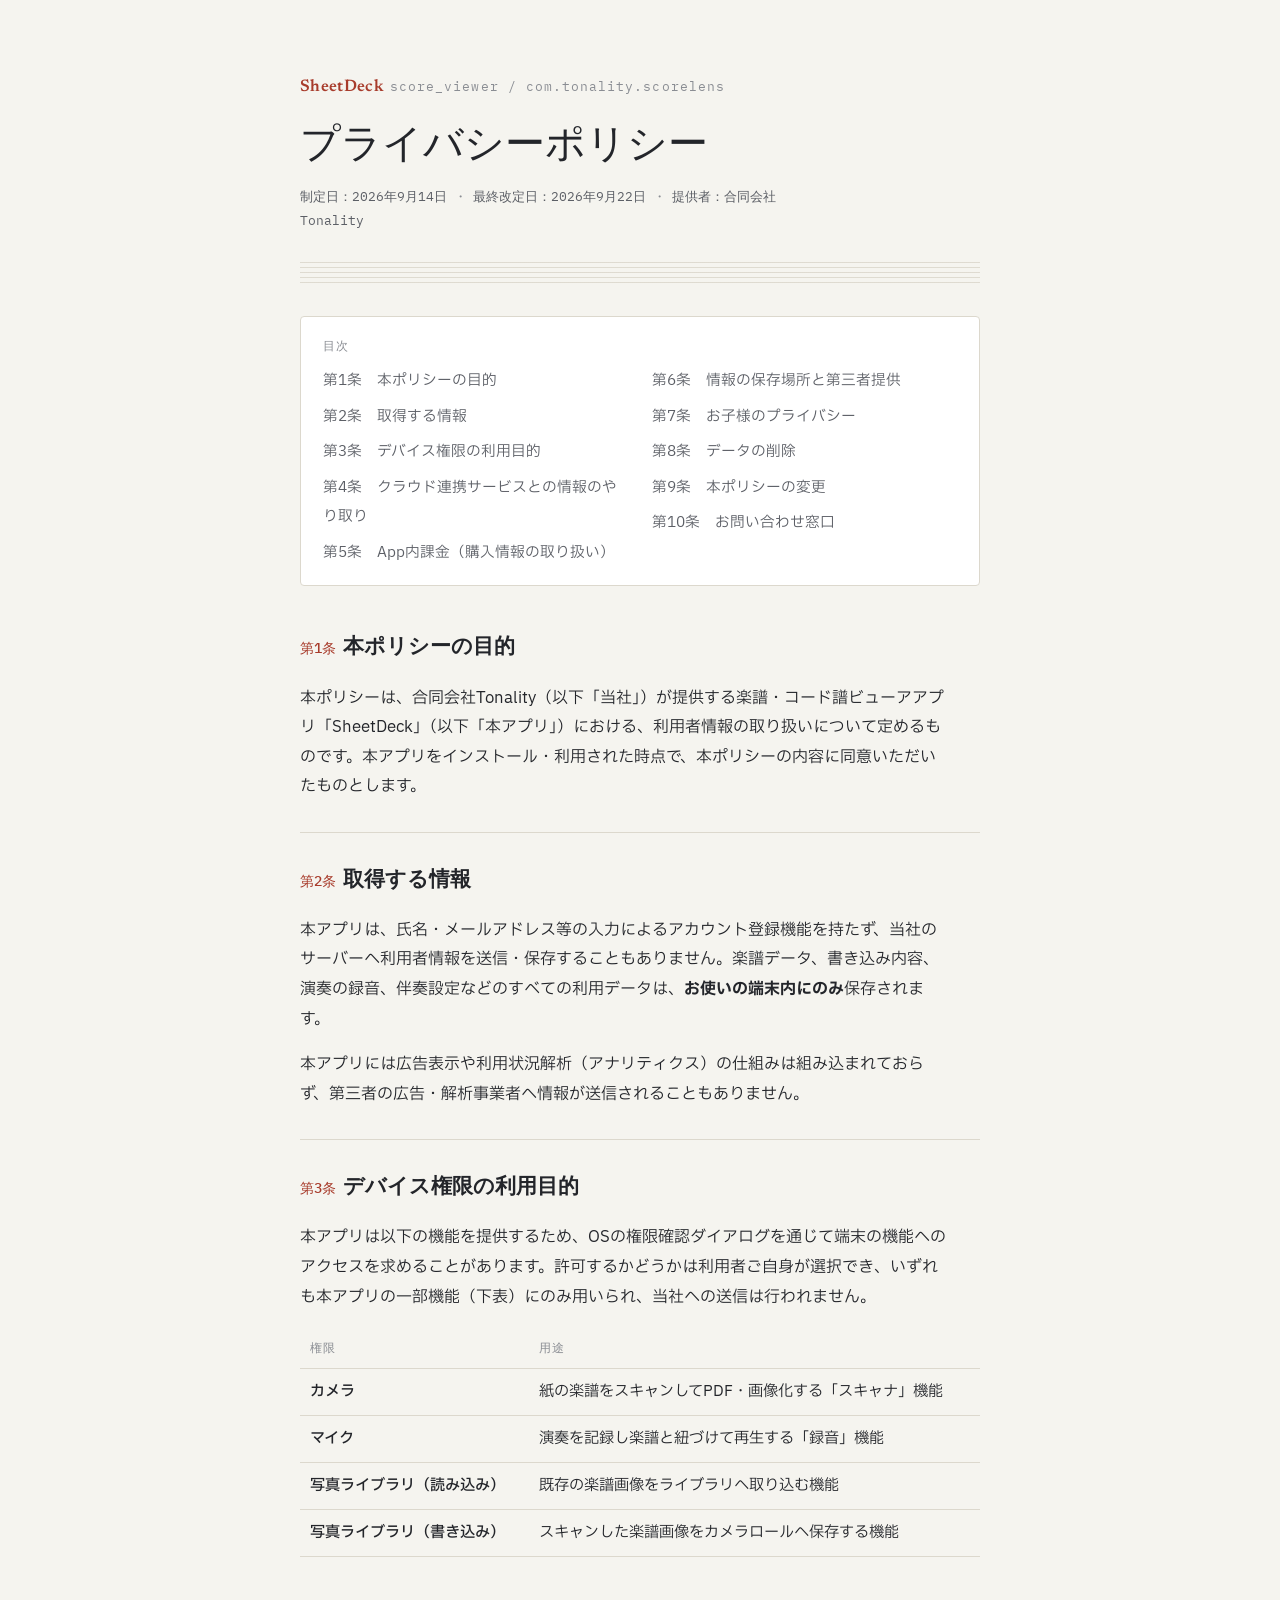
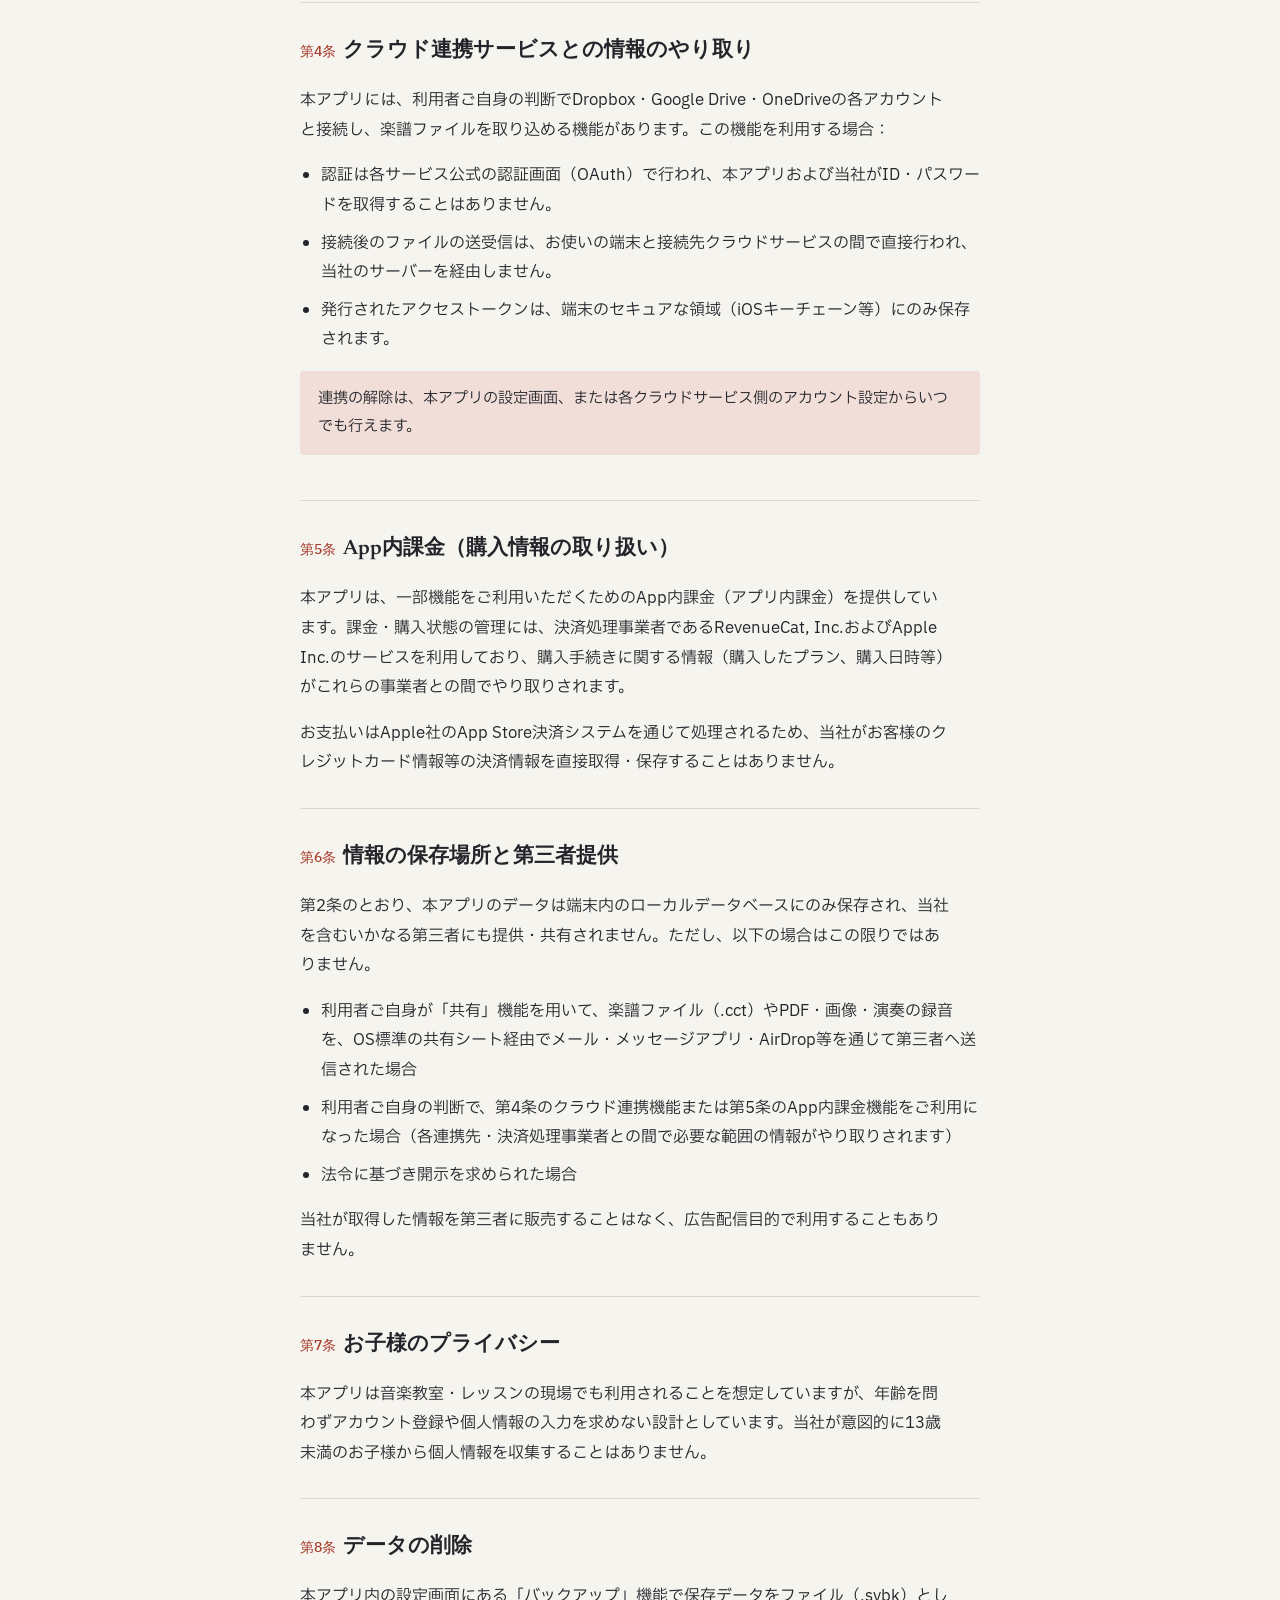
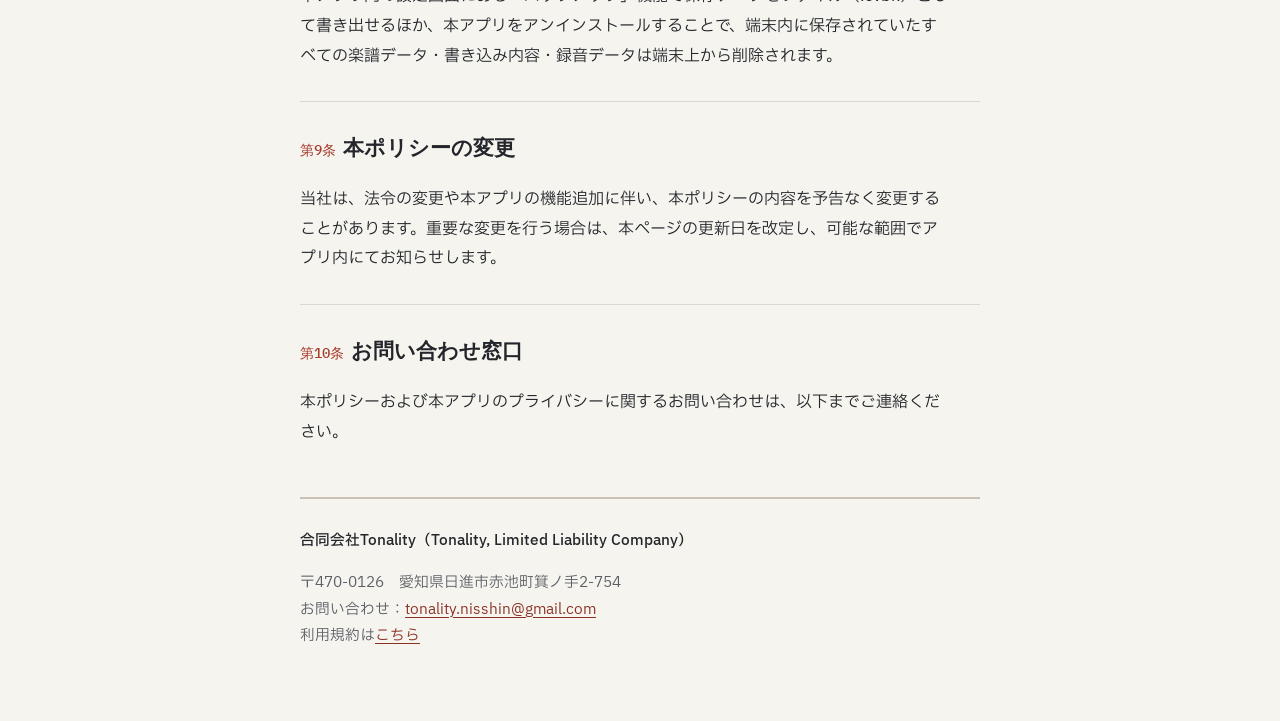
<file: sheetdeck/privacy.html>
<!DOCTYPE html>
<html lang="ja">
<head>
<meta charset="UTF-8">
<meta name="viewport" content="width=device-width, initial-scale=1.0">
<title>SheetDeck プライバシーポリシー</title>
<link rel="preconnect" href="https://fonts.googleapis.com">
<link rel="preconnect" href="https://fonts.gstatic.com" crossorigin>
<link href="https://fonts.googleapis.com/css2?family=Newsreader:ital,opsz,wght@0,6..72,400;0,6..72,500;0,6..72,600;1,6..72,400&family=IBM+Plex+Sans+JP:wght@400;500;600&family=IBM+Plex+Mono:wght@400;500&display=swap" rel="stylesheet">
<style>
  :root{
    --paper: #f5f4ef;
    --paper-raised: #ffffff;
    --ink: #23252a;
    --ink-soft: #5c5f66;
    --ink-faint: #8a8d93;
    --rule: #dcd8cd;
    --rule-strong: #c7c2b3;
    --accent: #a83c2c;
    --accent-soft: #f1ded9;
    --link: #8a3224;
    --focus: #a83c2c;
  }
  @media (prefers-color-scheme: dark){
    :root{
      --paper: #1a1a1d;
      --paper-raised: #232326;
      --ink: #e9e7e1;
      --ink-soft: #a7a5a0;
      --ink-faint: #77767a;
      --rule: #35353a;
      --rule-strong: #46464c;
      --accent: #e08a72;
      --accent-soft: #3a2620;
      --link: #e8a893;
    }
  }

  *{ box-sizing: border-box; }
  html{ color-scheme: light dark; }
  body{
    background: var(--paper);
    color: var(--ink);
    font-family: "IBM Plex Sans JP", "Hiragino Sans", "Noto Sans JP", sans-serif;
    font-size: 16px;
    line-height: 1.85;
    margin: 0;
    padding-inline: max(16px, calc((100vw - 720px) / 2));
    padding-block: clamp(28px, 6vw, 72px);
  }
  a{ color: var(--link); text-underline-offset: 3px; }
  a:focus-visible, button:focus-visible{ outline: 2px solid var(--focus); outline-offset: 2px; }

  .sheet{ max-width: 680px; margin-inline: auto; }

  header.title-block{ margin-bottom: 8px; }
  .wordmark{
    display: flex;
    align-items: baseline;
    gap: 0.6ch;
    flex-wrap: wrap;
  }
  .wordmark .mark{
    font-family: "Newsreader", serif;
    font-weight: 600;
    font-size: 1.05rem;
    color: var(--accent);
    letter-spacing: 0.02em;
  }
  .wordmark .name{
    font-family: "IBM Plex Mono", monospace;
    font-size: 0.82rem;
    color: var(--ink-faint);
    letter-spacing: 0.08em;
  }
  h1{
    font-family: "Newsreader", serif;
    font-weight: 500;
    font-size: clamp(1.9rem, 5vw, 2.5rem);
    line-height: 1.25;
    margin: 0.5em 0 0.3em;
    text-wrap: balance;
    color: var(--ink);
  }
  .meta{
    font-family: "IBM Plex Mono", monospace;
    font-size: 0.82rem;
    color: var(--ink-soft);
    font-variant-numeric: tabular-nums;
  }
  .meta span + span::before{ content: "・"; color: var(--ink-faint); margin: 0 0.5em; }

  .staff{
    height: 22px;
    margin: 28px 0 32px;
    background-image: repeating-linear-gradient(var(--rule), var(--rule) 1px, transparent 1px, transparent 5px);
    background-size: 100% 100%;
    opacity: 0.9;
  }

  nav.toc{
    background: var(--paper-raised);
    border: 1px solid var(--rule);
    border-radius: 4px;
    padding: 18px 22px;
    margin-bottom: 44px;
  }
  nav.toc p{
    margin: 0 0 10px;
    font-family: "IBM Plex Mono", monospace;
    font-size: 0.72rem;
    letter-spacing: 0.12em;
    color: var(--ink-faint);
    text-transform: uppercase;
  }
  nav.toc ol{
    margin: 0;
    padding: 0;
    list-style: none;
    columns: 2;
    column-gap: 24px;
  }
  nav.toc li{ break-inside: avoid; margin-bottom: 6px; }
  nav.toc a{ font-size: 0.92rem; color: var(--ink-soft); text-decoration: none; }
  nav.toc a:hover{ color: var(--link); text-decoration: underline; }
  @media (max-width: 480px){ nav.toc ol{ columns: 1; } }

  section.article{
    padding-block: 30px;
    border-top: 1px solid var(--rule);
    scroll-margin-top: 20px;
  }
  section.article:first-of-type{ border-top: none; padding-top: 0; }

  h2{
    font-family: "Newsreader", serif;
    font-weight: 600;
    font-size: 1.3rem;
    margin: 0 0 0.7em;
    display: flex;
    align-items: baseline;
    gap: 0.6ch;
  }
  h2 .num{
    font-family: "IBM Plex Mono", monospace;
    font-size: 0.85rem;
    color: var(--accent);
    font-weight: 500;
  }

  p{ margin: 0 0 1em; color: var(--ink); max-width: 65ch; }
  p:last-child{ margin-bottom: 0; }
  ul.plain{ margin: 0 0 1em; padding-left: 1.3em; }
  ul.plain li{ margin-bottom: 0.5em; }
  ul.plain li:last-child{ margin-bottom: 0; }

  table.perm{
    width: 100%;
    border-collapse: collapse;
    margin: 0 0 1em;
    font-size: 0.95rem;
  }
  table.perm th, table.perm td{
    text-align: left;
    padding: 9px 10px;
    border-bottom: 1px solid var(--rule);
    vertical-align: top;
  }
  table.perm th{
    font-family: "IBM Plex Mono", monospace;
    font-size: 0.72rem;
    letter-spacing: 0.08em;
    text-transform: uppercase;
    color: var(--ink-faint);
    font-weight: 500;
  }
  table.perm td.k{ white-space: nowrap; color: var(--ink); font-weight: 500; }
  .scroller{ overflow-x: auto; }

  .callout{
    background: var(--accent-soft);
    border-radius: 4px;
    padding: 14px 18px;
    margin: 0 0 1em;
    font-size: 0.95rem;
  }
  .callout strong{ color: var(--accent); }

  footer{
    margin-top: 20px;
    padding-top: 28px;
    border-top: 2px solid var(--rule-strong);
    font-size: 0.92rem;
    color: var(--ink-soft);
  }
  footer .company{ font-weight: 500; color: var(--ink); }
  footer address{ font-style: normal; line-height: 1.8; }
  footer a{ color: var(--link); }
</style>
</head>
<body>
<div class="sheet">
  <header class="title-block">
    <div class="wordmark">
      <span class="mark">SheetDeck</span>
      <span class="name">score_viewer / com.tonality.scorelens</span>
    </div>
    <h1>プライバシーポリシー</h1>
    <p class="meta"><span>制定日：2026年9月14日</span><span>最終改定日：2026年9月22日</span><span>提供者：合同会社Tonality</span></p>
  </header>

  <div class="staff" aria-hidden="true"></div>

  <nav class="toc" aria-label="目次">
    <p>目次</p>
    <ol>
      <li><a href="#a1">第1条　本ポリシーの目的</a></li>
      <li><a href="#a2">第2条　取得する情報</a></li>
      <li><a href="#a3">第3条　デバイス権限の利用目的</a></li>
      <li><a href="#a4">第4条　クラウド連携サービスとの情報のやり取り</a></li>
      <li><a href="#a5">第5条　App内課金（購入情報の取り扱い）</a></li>
      <li><a href="#a6">第6条　情報の保存場所と第三者提供</a></li>
      <li><a href="#a7">第7条　お子様のプライバシー</a></li>
      <li><a href="#a8">第8条　データの削除</a></li>
      <li><a href="#a9">第9条　本ポリシーの変更</a></li>
      <li><a href="#a10">第10条　お問い合わせ窓口</a></li>
    </ol>
  </nav>

  <main>
    <section class="article" id="a1">
      <h2><span class="num">第1条</span> 本ポリシーの目的</h2>
      <p>本ポリシーは、合同会社Tonality（以下「当社」）が提供する楽譜・コード譜ビューアアプリ「SheetDeck」（以下「本アプリ」）における、利用者情報の取り扱いについて定めるものです。本アプリをインストール・利用された時点で、本ポリシーの内容に同意いただいたものとします。</p>
    </section>

    <section class="article" id="a2">
      <h2><span class="num">第2条</span> 取得する情報</h2>
      <p>本アプリは、氏名・メールアドレス等の入力によるアカウント登録機能を持たず、当社のサーバーへ利用者情報を送信・保存することもありません。楽譜データ、書き込み内容、演奏の録音、伴奏設定などのすべての利用データは、<strong>お使いの端末内にのみ</strong>保存されます。</p>
      <p>本アプリには広告表示や利用状況解析（アナリティクス）の仕組みは組み込まれておらず、第三者の広告・解析事業者へ情報が送信されることもありません。</p>
    </section>

    <section class="article" id="a3">
      <h2><span class="num">第3条</span> デバイス権限の利用目的</h2>
      <p>本アプリは以下の機能を提供するため、OSの権限確認ダイアログを通じて端末の機能へのアクセスを求めることがあります。許可するかどうかは利用者ご自身が選択でき、いずれも本アプリの一部機能（下表）にのみ用いられ、当社への送信は行われません。</p>
      <div class="scroller">
        <table class="perm">
          <thead><tr><th>権限</th><th>用途</th></tr></thead>
          <tbody>
            <tr><td class="k">カメラ</td><td>紙の楽譜をスキャンしてPDF・画像化する「スキャナ」機能</td></tr>
            <tr><td class="k">マイク</td><td>演奏を記録し楽譜と紐づけて再生する「録音」機能</td></tr>
            <tr><td class="k">写真ライブラリ（読み込み）</td><td>既存の楽譜画像をライブラリへ取り込む機能</td></tr>
            <tr><td class="k">写真ライブラリ（書き込み）</td><td>スキャンした楽譜画像をカメラロールへ保存する機能</td></tr>
          </tbody>
        </table>
      </div>
    </section>

    <section class="article" id="a4">
      <h2><span class="num">第4条</span> クラウド連携サービスとの情報のやり取り</h2>
      <p>本アプリには、利用者ご自身の判断でDropbox・Google Drive・OneDriveの各アカウントと接続し、楽譜ファイルを取り込める機能があります。この機能を利用する場合：</p>
      <ul class="plain">
        <li>認証は各サービス公式の認証画面（OAuth）で行われ、本アプリおよび当社がID・パスワードを取得することはありません。</li>
        <li>接続後のファイルの送受信は、お使いの端末と接続先クラウドサービスの間で直接行われ、当社のサーバーを経由しません。</li>
        <li>発行されたアクセストークンは、端末のセキュアな領域（iOSキーチェーン等）にのみ保存されます。</li>
      </ul>
      <div class="callout">連携の解除は、本アプリの設定画面、または各クラウドサービス側のアカウント設定からいつでも行えます。</div>
    </section>

    <section class="article" id="a5">
      <h2><span class="num">第5条</span> App内課金（購入情報の取り扱い）</h2>
      <p>本アプリは、一部機能をご利用いただくためのApp内課金（アプリ内課金）を提供しています。課金・購入状態の管理には、決済処理事業者であるRevenueCat, Inc.およびApple Inc.のサービスを利用しており、購入手続きに関する情報（購入したプラン、購入日時等）がこれらの事業者との間でやり取りされます。</p>
      <p>お支払いはApple社のApp Store決済システムを通じて処理されるため、当社がお客様のクレジットカード情報等の決済情報を直接取得・保存することはありません。</p>
    </section>

    <section class="article" id="a6">
      <h2><span class="num">第6条</span> 情報の保存場所と第三者提供</h2>
      <p>第2条のとおり、本アプリのデータは端末内のローカルデータベースにのみ保存され、当社を含むいかなる第三者にも提供・共有されません。ただし、以下の場合はこの限りではありません。</p>
      <ul class="plain">
        <li>利用者ご自身が「共有」機能を用いて、楽譜ファイル（.cct）やPDF・画像・演奏の録音を、OS標準の共有シート経由でメール・メッセージアプリ・AirDrop等を通じて第三者へ送信された場合</li>
        <li>利用者ご自身の判断で、第4条のクラウド連携機能または第5条のApp内課金機能をご利用になった場合（各連携先・決済処理事業者との間で必要な範囲の情報がやり取りされます）</li>
        <li>法令に基づき開示を求められた場合</li>
      </ul>
      <p>当社が取得した情報を第三者に販売することはなく、広告配信目的で利用することもありません。</p>
    </section>

    <section class="article" id="a7">
      <h2><span class="num">第7条</span> お子様のプライバシー</h2>
      <p>本アプリは音楽教室・レッスンの現場でも利用されることを想定していますが、年齢を問わずアカウント登録や個人情報の入力を求めない設計としています。当社が意図的に13歳未満のお子様から個人情報を収集することはありません。</p>
    </section>

    <section class="article" id="a8">
      <h2><span class="num">第8条</span> データの削除</h2>
      <p>本アプリ内の設定画面にある「バックアップ」機能で保存データをファイル（.svbk）として書き出せるほか、本アプリをアンインストールすることで、端末内に保存されていたすべての楽譜データ・書き込み内容・録音データは端末上から削除されます。</p>
    </section>

    <section class="article" id="a9">
      <h2><span class="num">第9条</span> 本ポリシーの変更</h2>
      <p>当社は、法令の変更や本アプリの機能追加に伴い、本ポリシーの内容を予告なく変更することがあります。重要な変更を行う場合は、本ページの更新日を改定し、可能な範囲でアプリ内にてお知らせします。</p>
    </section>

    <section class="article" id="a10">
      <h2><span class="num">第10条</span> お問い合わせ窓口</h2>
      <p>本ポリシーおよび本アプリのプライバシーに関するお問い合わせは、以下までご連絡ください。</p>
    </section>
  </main>

  <footer>
    <p class="company">合同会社Tonality（Tonality, Limited Liability Company）</p>
    <address>
      〒470-0126　愛知県日進市赤池町箕ノ手2-754<br>
      お問い合わせ：<a href="mailto:tonality.nisshin@gmail.com">tonality.nisshin@gmail.com</a><br>
      利用規約は<a href="terms.html">こちら</a>
    </address>
  </footer>
</div>
</body>
</html>
</file>
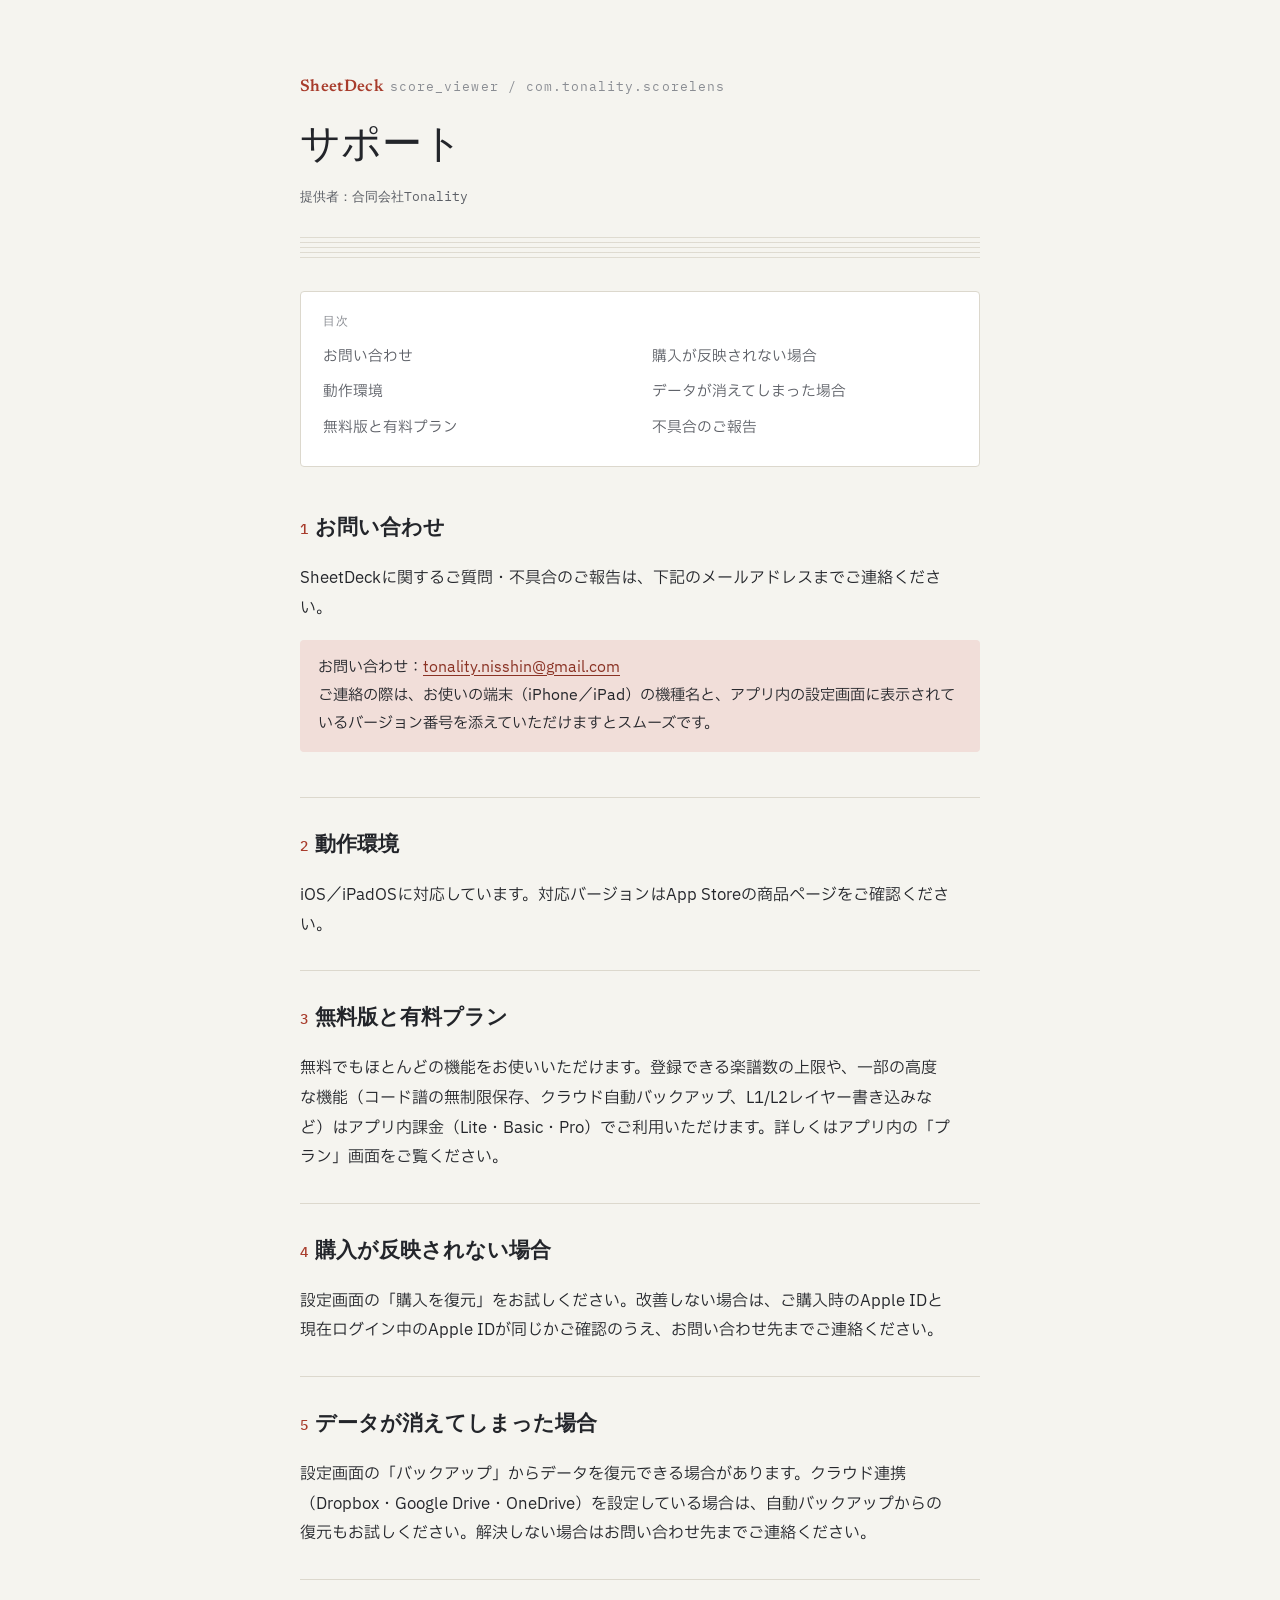
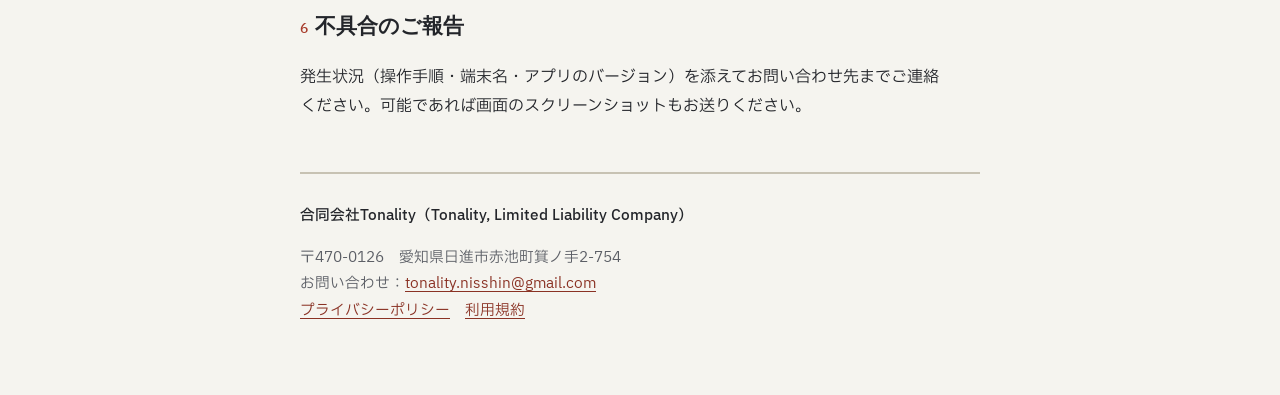
<file: sheetdeck/support.html>
<!DOCTYPE html>
<html lang="ja">
<head>
<meta charset="UTF-8">
<meta name="viewport" content="width=device-width, initial-scale=1.0">
<title>SheetDeck サポート</title>
<link rel="preconnect" href="https://fonts.googleapis.com">
<link rel="preconnect" href="https://fonts.gstatic.com" crossorigin>
<link href="https://fonts.googleapis.com/css2?family=Newsreader:ital,opsz,wght@0,6..72,400;0,6..72,500;0,6..72,600;1,6..72,400&family=IBM+Plex+Sans+JP:wght@400;500;600&family=IBM+Plex+Mono:wght@400;500&display=swap" rel="stylesheet">
<style>
  :root{
    --paper: #f5f4ef;
    --paper-raised: #ffffff;
    --ink: #23252a;
    --ink-soft: #5c5f66;
    --ink-faint: #8a8d93;
    --rule: #dcd8cd;
    --rule-strong: #c7c2b3;
    --accent: #a83c2c;
    --accent-soft: #f1ded9;
    --link: #8a3224;
    --focus: #a83c2c;
  }
  @media (prefers-color-scheme: dark){
    :root{
      --paper: #1a1a1d;
      --paper-raised: #232326;
      --ink: #e9e7e1;
      --ink-soft: #a7a5a0;
      --ink-faint: #77767a;
      --rule: #35353a;
      --rule-strong: #46464c;
      --accent: #e08a72;
      --accent-soft: #3a2620;
      --link: #e8a893;
    }
  }

  *{ box-sizing: border-box; }
  html{ color-scheme: light dark; }
  body{
    background: var(--paper);
    color: var(--ink);
    font-family: "IBM Plex Sans JP", "Hiragino Sans", "Noto Sans JP", sans-serif;
    font-size: 16px;
    line-height: 1.85;
    margin: 0;
    padding-inline: max(16px, calc((100vw - 720px) / 2));
    padding-block: clamp(28px, 6vw, 72px);
  }
  a{ color: var(--link); text-underline-offset: 3px; }
  a:focus-visible, button:focus-visible{ outline: 2px solid var(--focus); outline-offset: 2px; }

  .sheet{ max-width: 680px; margin-inline: auto; }

  header.title-block{ margin-bottom: 8px; }
  .wordmark{
    display: flex;
    align-items: baseline;
    gap: 0.6ch;
    flex-wrap: wrap;
  }
  .wordmark .mark{
    font-family: "Newsreader", serif;
    font-weight: 600;
    font-size: 1.05rem;
    color: var(--accent);
    letter-spacing: 0.02em;
  }
  .wordmark .name{
    font-family: "IBM Plex Mono", monospace;
    font-size: 0.82rem;
    color: var(--ink-faint);
    letter-spacing: 0.08em;
  }
  h1{
    font-family: "Newsreader", serif;
    font-weight: 500;
    font-size: clamp(1.9rem, 5vw, 2.5rem);
    line-height: 1.25;
    margin: 0.5em 0 0.3em;
    text-wrap: balance;
    color: var(--ink);
  }
  .meta{
    font-family: "IBM Plex Mono", monospace;
    font-size: 0.82rem;
    color: var(--ink-soft);
    font-variant-numeric: tabular-nums;
  }
  .meta span + span::before{ content: "・"; color: var(--ink-faint); margin: 0 0.5em; }

  .staff{
    height: 22px;
    margin: 28px 0 32px;
    background-image: repeating-linear-gradient(var(--rule), var(--rule) 1px, transparent 1px, transparent 5px);
    background-size: 100% 100%;
    opacity: 0.9;
  }

  nav.toc{
    background: var(--paper-raised);
    border: 1px solid var(--rule);
    border-radius: 4px;
    padding: 18px 22px;
    margin-bottom: 44px;
  }
  nav.toc p{
    margin: 0 0 10px;
    font-family: "IBM Plex Mono", monospace;
    font-size: 0.72rem;
    letter-spacing: 0.12em;
    color: var(--ink-faint);
    text-transform: uppercase;
  }
  nav.toc ol{
    margin: 0;
    padding: 0;
    list-style: none;
    columns: 2;
    column-gap: 24px;
  }
  nav.toc li{ break-inside: avoid; margin-bottom: 6px; }
  nav.toc a{ font-size: 0.92rem; color: var(--ink-soft); text-decoration: none; }
  nav.toc a:hover{ color: var(--link); text-decoration: underline; }
  @media (max-width: 480px){ nav.toc ol{ columns: 1; } }

  section.article{
    padding-block: 30px;
    border-top: 1px solid var(--rule);
    scroll-margin-top: 20px;
  }
  section.article:first-of-type{ border-top: none; padding-top: 0; }

  h2{
    font-family: "Newsreader", serif;
    font-weight: 600;
    font-size: 1.3rem;
    margin: 0 0 0.7em;
    display: flex;
    align-items: baseline;
    gap: 0.6ch;
  }
  h2 .num{
    font-family: "IBM Plex Mono", monospace;
    font-size: 0.85rem;
    color: var(--accent);
    font-weight: 500;
  }

  p{ margin: 0 0 1em; color: var(--ink); max-width: 65ch; }
  p:last-child{ margin-bottom: 0; }

  .callout{
    background: var(--accent-soft);
    border-radius: 4px;
    padding: 14px 18px;
    margin: 0 0 1em;
    font-size: 0.95rem;
  }
  .callout strong{ color: var(--accent); }

  footer{
    margin-top: 20px;
    padding-top: 28px;
    border-top: 2px solid var(--rule-strong);
    font-size: 0.92rem;
    color: var(--ink-soft);
  }
  footer .company{ font-weight: 500; color: var(--ink); }
  footer address{ font-style: normal; line-height: 1.8; }
  footer a{ color: var(--link); }
</style>
</head>
<body>
<div class="sheet">
  <header class="title-block">
    <div class="wordmark">
      <span class="mark">SheetDeck</span>
      <span class="name">score_viewer / com.tonality.scorelens</span>
    </div>
    <h1>サポート</h1>
    <p class="meta"><span>提供者：合同会社Tonality</span></p>
  </header>

  <div class="staff" aria-hidden="true"></div>

  <nav class="toc" aria-label="目次">
    <p>目次</p>
    <ol>
      <li><a href="#a1">お問い合わせ</a></li>
      <li><a href="#a2">動作環境</a></li>
      <li><a href="#a3">無料版と有料プラン</a></li>
      <li><a href="#a4">購入が反映されない場合</a></li>
      <li><a href="#a5">データが消えてしまった場合</a></li>
      <li><a href="#a6">不具合のご報告</a></li>
    </ol>
  </nav>

  <main>
    <section class="article" id="a1">
      <h2><span class="num">1</span> お問い合わせ</h2>
      <p>SheetDeckに関するご質問・不具合のご報告は、下記のメールアドレスまでご連絡ください。</p>
      <div class="callout">お問い合わせ：<a href="mailto:tonality.nisshin@gmail.com">tonality.nisshin@gmail.com</a><br>ご連絡の際は、お使いの端末（iPhone／iPad）の機種名と、アプリ内の設定画面に表示されているバージョン番号を添えていただけますとスムーズです。</div>
    </section>

    <section class="article" id="a2">
      <h2><span class="num">2</span> 動作環境</h2>
      <p>iOS／iPadOSに対応しています。対応バージョンはApp Storeの商品ページをご確認ください。</p>
    </section>

    <section class="article" id="a3">
      <h2><span class="num">3</span> 無料版と有料プラン</h2>
      <p>無料でもほとんどの機能をお使いいただけます。登録できる楽譜数の上限や、一部の高度な機能（コード譜の無制限保存、クラウド自動バックアップ、L1/L2レイヤー書き込みなど）はアプリ内課金（Lite・Basic・Pro）でご利用いただけます。詳しくはアプリ内の「プラン」画面をご覧ください。</p>
    </section>

    <section class="article" id="a4">
      <h2><span class="num">4</span> 購入が反映されない場合</h2>
      <p>設定画面の「購入を復元」をお試しください。改善しない場合は、ご購入時のApple IDと現在ログイン中のApple IDが同じかご確認のうえ、お問い合わせ先までご連絡ください。</p>
    </section>

    <section class="article" id="a5">
      <h2><span class="num">5</span> データが消えてしまった場合</h2>
      <p>設定画面の「バックアップ」からデータを復元できる場合があります。クラウド連携（Dropbox・Google Drive・OneDrive）を設定している場合は、自動バックアップからの復元もお試しください。解決しない場合はお問い合わせ先までご連絡ください。</p>
    </section>

    <section class="article" id="a6">
      <h2><span class="num">6</span> 不具合のご報告</h2>
      <p>発生状況（操作手順・端末名・アプリのバージョン）を添えてお問い合わせ先までご連絡ください。可能であれば画面のスクリーンショットもお送りください。</p>
    </section>
  </main>

  <footer>
    <p class="company">合同会社Tonality（Tonality, Limited Liability Company）</p>
    <address>
      〒470-0126　愛知県日進市赤池町箕ノ手2-754<br>
      お問い合わせ：<a href="mailto:tonality.nisshin@gmail.com">tonality.nisshin@gmail.com</a><br>
      <a href="privacy.html">プライバシーポリシー</a>　<a href="terms.html">利用規約</a>
    </address>
  </footer>
</div>
</body>
</html>
</file>
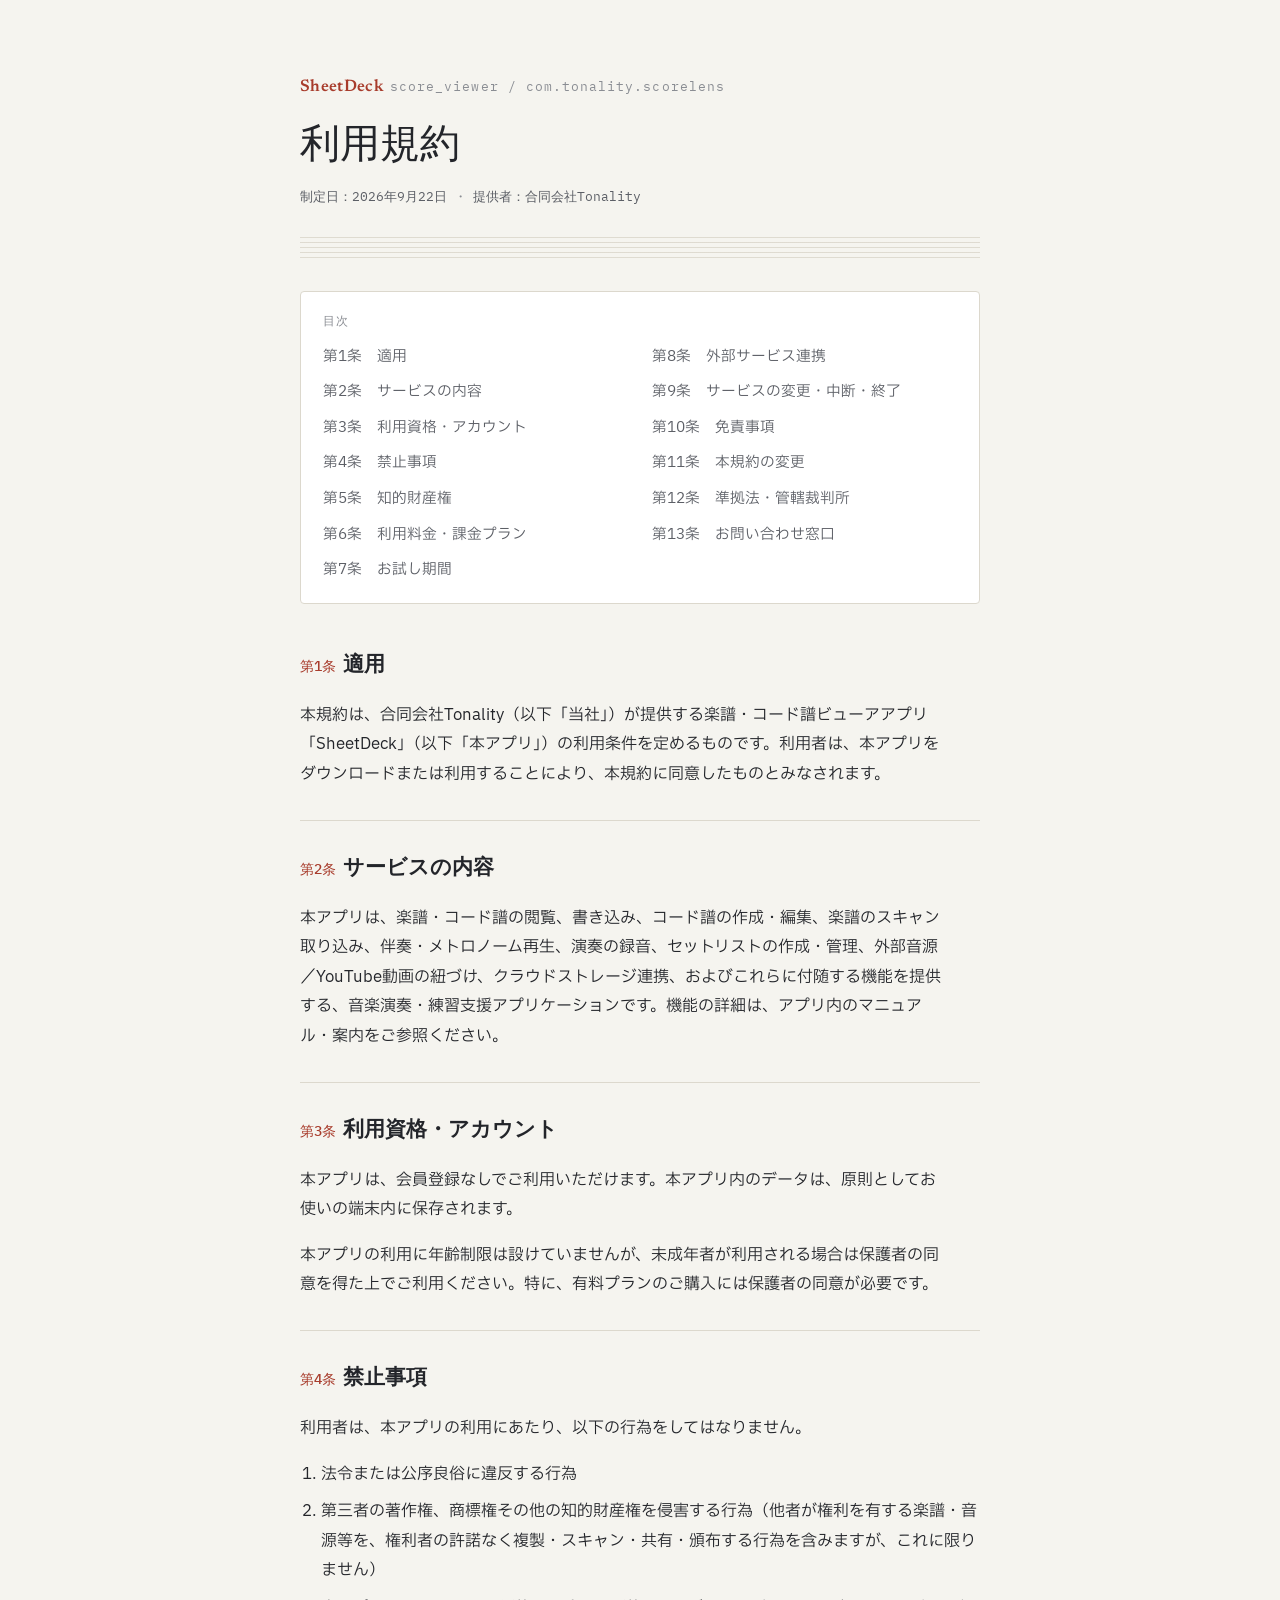
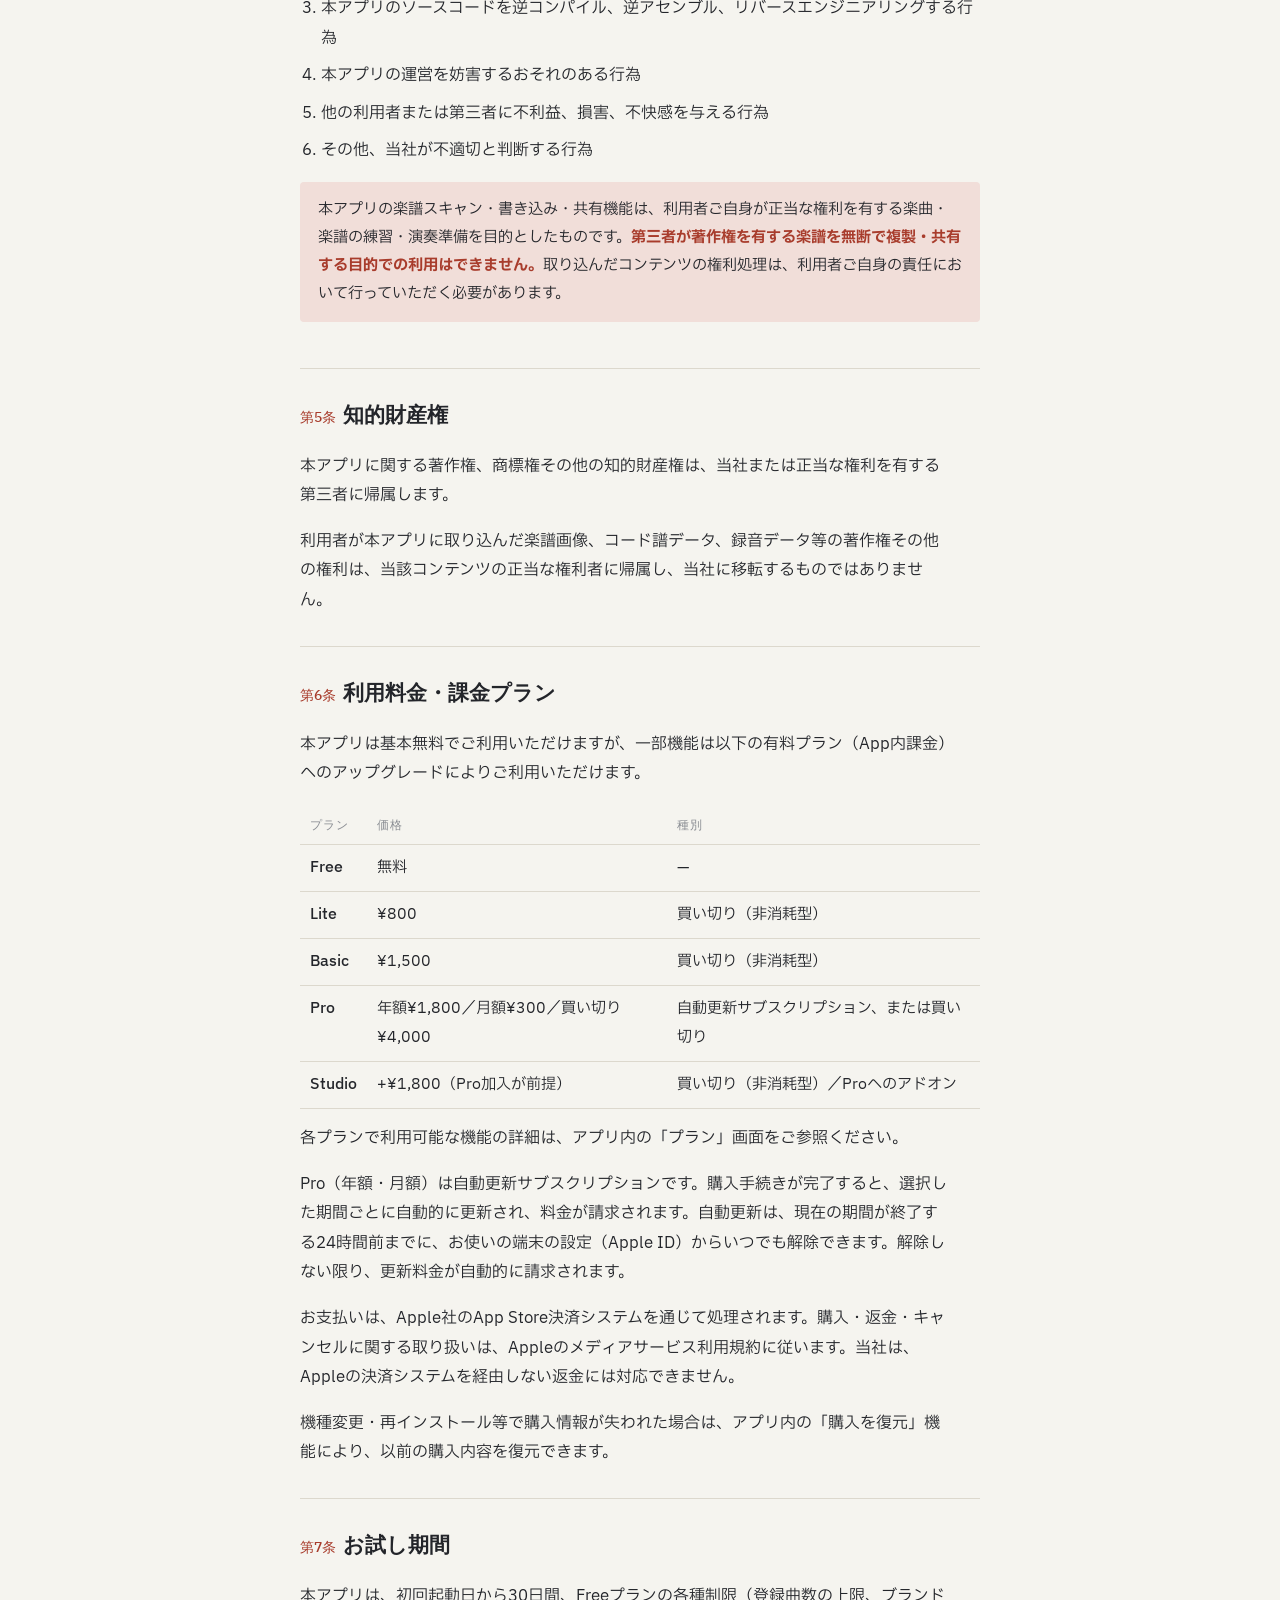
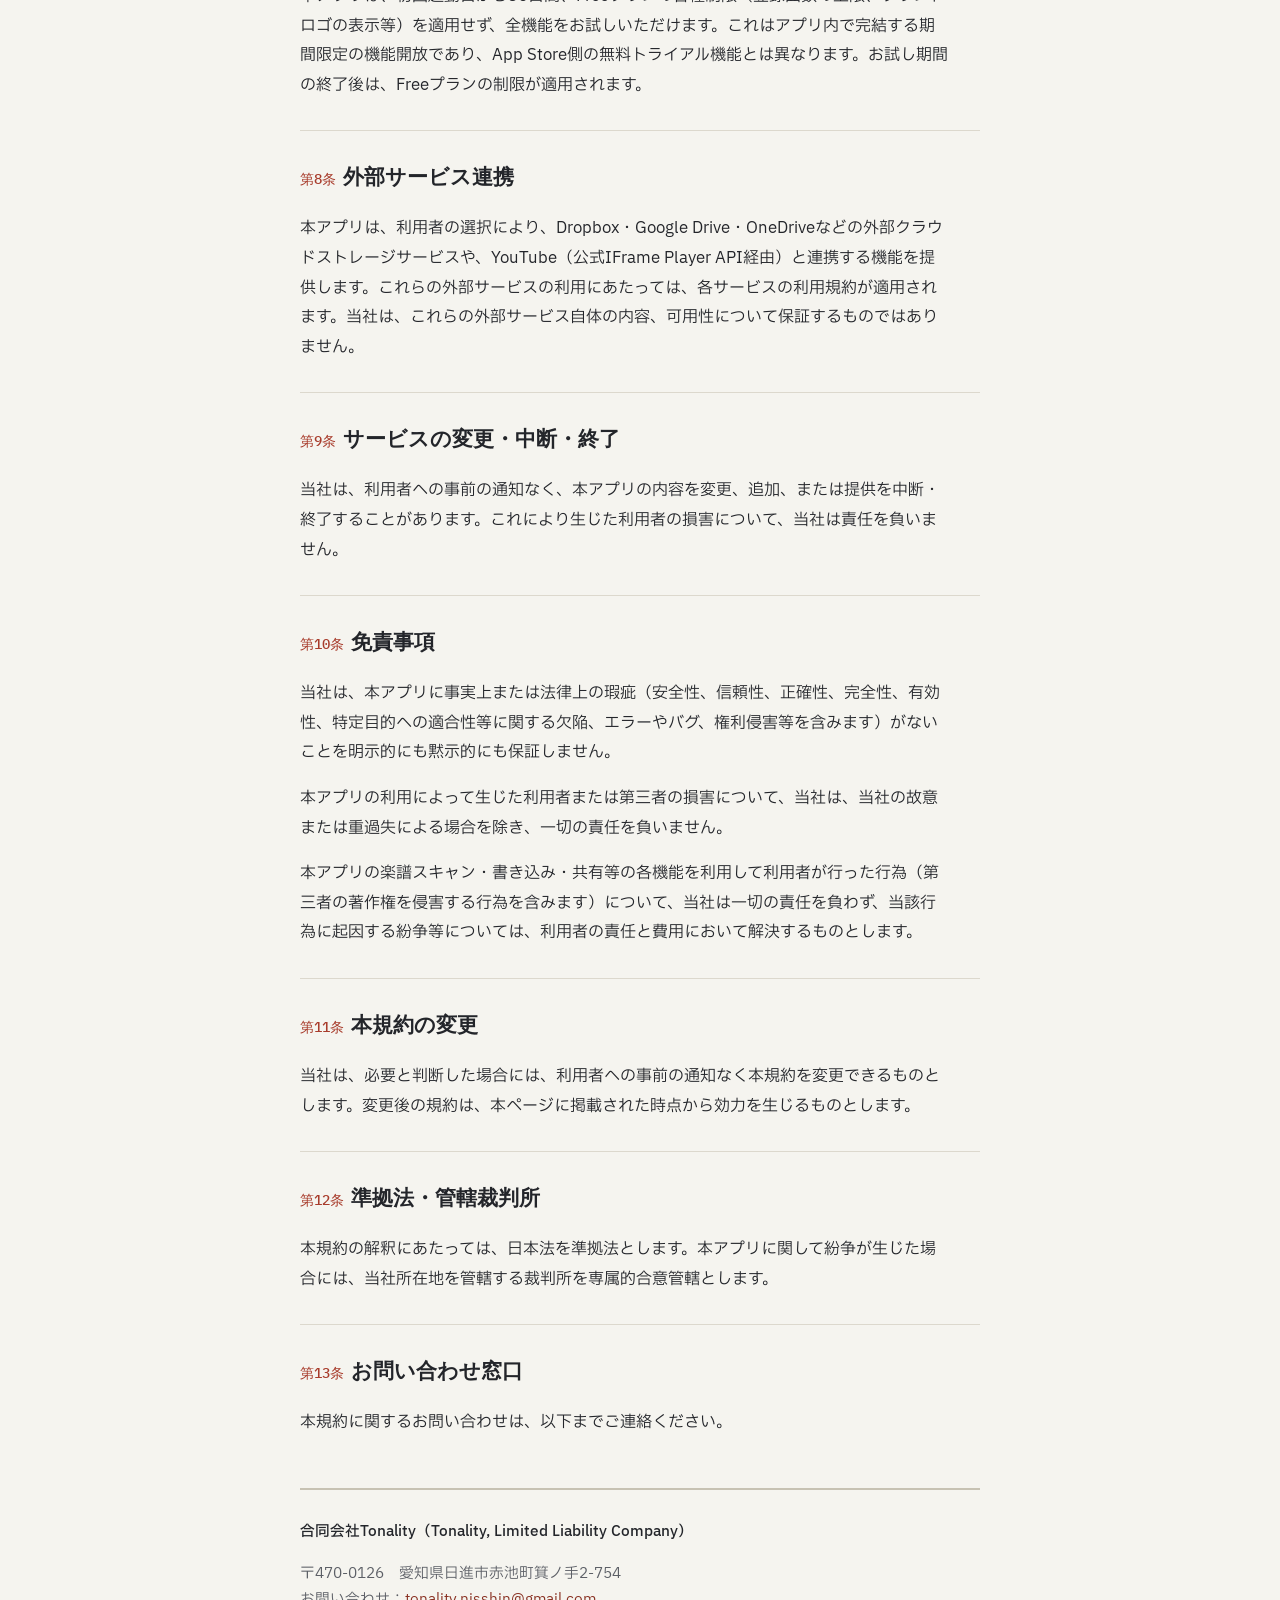
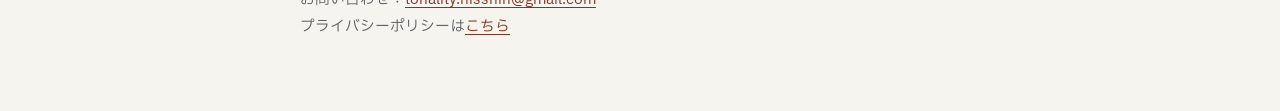
<file: sheetdeck/terms.html>
<!DOCTYPE html>
<html lang="ja">
<head>
<meta charset="UTF-8">
<meta name="viewport" content="width=device-width, initial-scale=1.0">
<title>SheetDeck 利用規約</title>
<link rel="preconnect" href="https://fonts.googleapis.com">
<link rel="preconnect" href="https://fonts.gstatic.com" crossorigin>
<link href="https://fonts.googleapis.com/css2?family=Newsreader:ital,opsz,wght@0,6..72,400;0,6..72,500;0,6..72,600;1,6..72,400&family=IBM+Plex+Sans+JP:wght@400;500;600&family=IBM+Plex+Mono:wght@400;500&display=swap" rel="stylesheet">
<style>
  :root{
    --paper: #f5f4ef;
    --paper-raised: #ffffff;
    --ink: #23252a;
    --ink-soft: #5c5f66;
    --ink-faint: #8a8d93;
    --rule: #dcd8cd;
    --rule-strong: #c7c2b3;
    --accent: #a83c2c;
    --accent-soft: #f1ded9;
    --link: #8a3224;
    --focus: #a83c2c;
  }
  @media (prefers-color-scheme: dark){
    :root{
      --paper: #1a1a1d;
      --paper-raised: #232326;
      --ink: #e9e7e1;
      --ink-soft: #a7a5a0;
      --ink-faint: #77767a;
      --rule: #35353a;
      --rule-strong: #46464c;
      --accent: #e08a72;
      --accent-soft: #3a2620;
      --link: #e8a893;
    }
  }

  *{ box-sizing: border-box; }
  html{ color-scheme: light dark; }
  body{
    background: var(--paper);
    color: var(--ink);
    font-family: "IBM Plex Sans JP", "Hiragino Sans", "Noto Sans JP", sans-serif;
    font-size: 16px;
    line-height: 1.85;
    margin: 0;
    padding-inline: max(16px, calc((100vw - 720px) / 2));
    padding-block: clamp(28px, 6vw, 72px);
  }
  a{ color: var(--link); text-underline-offset: 3px; }
  a:focus-visible, button:focus-visible{ outline: 2px solid var(--focus); outline-offset: 2px; }

  .sheet{ max-width: 680px; margin-inline: auto; }

  header.title-block{ margin-bottom: 8px; }
  .wordmark{
    display: flex;
    align-items: baseline;
    gap: 0.6ch;
    flex-wrap: wrap;
  }
  .wordmark .mark{
    font-family: "Newsreader", serif;
    font-weight: 600;
    font-size: 1.05rem;
    color: var(--accent);
    letter-spacing: 0.02em;
  }
  .wordmark .name{
    font-family: "IBM Plex Mono", monospace;
    font-size: 0.82rem;
    color: var(--ink-faint);
    letter-spacing: 0.08em;
  }
  h1{
    font-family: "Newsreader", serif;
    font-weight: 500;
    font-size: clamp(1.9rem, 5vw, 2.5rem);
    line-height: 1.25;
    margin: 0.5em 0 0.3em;
    text-wrap: balance;
    color: var(--ink);
  }
  .meta{
    font-family: "IBM Plex Mono", monospace;
    font-size: 0.82rem;
    color: var(--ink-soft);
    font-variant-numeric: tabular-nums;
  }
  .meta span + span::before{ content: "・"; color: var(--ink-faint); margin: 0 0.5em; }

  .staff{
    height: 22px;
    margin: 28px 0 32px;
    background-image: repeating-linear-gradient(var(--rule), var(--rule) 1px, transparent 1px, transparent 5px);
    background-size: 100% 100%;
    opacity: 0.9;
  }

  nav.toc{
    background: var(--paper-raised);
    border: 1px solid var(--rule);
    border-radius: 4px;
    padding: 18px 22px;
    margin-bottom: 44px;
  }
  nav.toc p{
    margin: 0 0 10px;
    font-family: "IBM Plex Mono", monospace;
    font-size: 0.72rem;
    letter-spacing: 0.12em;
    color: var(--ink-faint);
    text-transform: uppercase;
  }
  nav.toc ol{
    margin: 0;
    padding: 0;
    list-style: none;
    columns: 2;
    column-gap: 24px;
  }
  nav.toc li{ break-inside: avoid; margin-bottom: 6px; }
  nav.toc a{ font-size: 0.92rem; color: var(--ink-soft); text-decoration: none; }
  nav.toc a:hover{ color: var(--link); text-decoration: underline; }
  @media (max-width: 480px){ nav.toc ol{ columns: 1; } }

  section.article{
    padding-block: 30px;
    border-top: 1px solid var(--rule);
    scroll-margin-top: 20px;
  }
  section.article:first-of-type{ border-top: none; padding-top: 0; }

  h2{
    font-family: "Newsreader", serif;
    font-weight: 600;
    font-size: 1.3rem;
    margin: 0 0 0.7em;
    display: flex;
    align-items: baseline;
    gap: 0.6ch;
  }
  h2 .num{
    font-family: "IBM Plex Mono", monospace;
    font-size: 0.85rem;
    color: var(--accent);
    font-weight: 500;
  }

  p{ margin: 0 0 1em; color: var(--ink); max-width: 65ch; }
  p:last-child{ margin-bottom: 0; }
  ul.plain, ol.plain{ margin: 0 0 1em; padding-left: 1.3em; }
  ul.plain li, ol.plain li{ margin-bottom: 0.5em; }
  ul.plain li:last-child, ol.plain li:last-child{ margin-bottom: 0; }

  table.perm{
    width: 100%;
    border-collapse: collapse;
    margin: 0 0 1em;
    font-size: 0.95rem;
  }
  table.perm th, table.perm td{
    text-align: left;
    padding: 9px 10px;
    border-bottom: 1px solid var(--rule);
    vertical-align: top;
  }
  table.perm th{
    font-family: "IBM Plex Mono", monospace;
    font-size: 0.72rem;
    letter-spacing: 0.08em;
    text-transform: uppercase;
    color: var(--ink-faint);
    font-weight: 500;
  }
  table.perm td.k{ white-space: nowrap; color: var(--ink); font-weight: 500; }
  .scroller{ overflow-x: auto; }

  .callout{
    background: var(--accent-soft);
    border-radius: 4px;
    padding: 14px 18px;
    margin: 0 0 1em;
    font-size: 0.95rem;
  }
  .callout strong{ color: var(--accent); }

  footer{
    margin-top: 20px;
    padding-top: 28px;
    border-top: 2px solid var(--rule-strong);
    font-size: 0.92rem;
    color: var(--ink-soft);
  }
  footer .company{ font-weight: 500; color: var(--ink); }
  footer address{ font-style: normal; line-height: 1.8; }
  footer a{ color: var(--link); }
</style>
</head>
<body>
<div class="sheet">
  <header class="title-block">
    <div class="wordmark">
      <span class="mark">SheetDeck</span>
      <span class="name">score_viewer / com.tonality.scorelens</span>
    </div>
    <h1>利用規約</h1>
    <p class="meta"><span>制定日：2026年9月22日</span><span>提供者：合同会社Tonality</span></p>
  </header>

  <div class="staff" aria-hidden="true"></div>

  <nav class="toc" aria-label="目次">
    <p>目次</p>
    <ol>
      <li><a href="#t1">第1条　適用</a></li>
      <li><a href="#t2">第2条　サービスの内容</a></li>
      <li><a href="#t3">第3条　利用資格・アカウント</a></li>
      <li><a href="#t4">第4条　禁止事項</a></li>
      <li><a href="#t5">第5条　知的財産権</a></li>
      <li><a href="#t6">第6条　利用料金・課金プラン</a></li>
      <li><a href="#t7">第7条　お試し期間</a></li>
      <li><a href="#t8">第8条　外部サービス連携</a></li>
      <li><a href="#t9">第9条　サービスの変更・中断・終了</a></li>
      <li><a href="#t10">第10条　免責事項</a></li>
      <li><a href="#t11">第11条　本規約の変更</a></li>
      <li><a href="#t12">第12条　準拠法・管轄裁判所</a></li>
      <li><a href="#t13">第13条　お問い合わせ窓口</a></li>
    </ol>
  </nav>

  <main>
    <section class="article" id="t1">
      <h2><span class="num">第1条</span> 適用</h2>
      <p>本規約は、合同会社Tonality（以下「当社」）が提供する楽譜・コード譜ビューアアプリ「SheetDeck」（以下「本アプリ」）の利用条件を定めるものです。利用者は、本アプリをダウンロードまたは利用することにより、本規約に同意したものとみなされます。</p>
    </section>

    <section class="article" id="t2">
      <h2><span class="num">第2条</span> サービスの内容</h2>
      <p>本アプリは、楽譜・コード譜の閲覧、書き込み、コード譜の作成・編集、楽譜のスキャン取り込み、伴奏・メトロノーム再生、演奏の録音、セットリストの作成・管理、外部音源／YouTube動画の紐づけ、クラウドストレージ連携、およびこれらに付随する機能を提供する、音楽演奏・練習支援アプリケーションです。機能の詳細は、アプリ内のマニュアル・案内をご参照ください。</p>
    </section>

    <section class="article" id="t3">
      <h2><span class="num">第3条</span> 利用資格・アカウント</h2>
      <p>本アプリは、会員登録なしでご利用いただけます。本アプリ内のデータは、原則としてお使いの端末内に保存されます。</p>
      <p>本アプリの利用に年齢制限は設けていませんが、未成年者が利用される場合は保護者の同意を得た上でご利用ください。特に、有料プランのご購入には保護者の同意が必要です。</p>
    </section>

    <section class="article" id="t4">
      <h2><span class="num">第4条</span> 禁止事項</h2>
      <p>利用者は、本アプリの利用にあたり、以下の行為をしてはなりません。</p>
      <ol class="plain">
        <li>法令または公序良俗に違反する行為</li>
        <li>第三者の著作権、商標権その他の知的財産権を侵害する行為（他者が権利を有する楽譜・音源等を、権利者の許諾なく複製・スキャン・共有・頒布する行為を含みますが、これに限りません）</li>
        <li>本アプリのソースコードを逆コンパイル、逆アセンブル、リバースエンジニアリングする行為</li>
        <li>本アプリの運営を妨害するおそれのある行為</li>
        <li>他の利用者または第三者に不利益、損害、不快感を与える行為</li>
        <li>その他、当社が不適切と判断する行為</li>
      </ol>
      <div class="callout">本アプリの楽譜スキャン・書き込み・共有機能は、利用者ご自身が正当な権利を有する楽曲・楽譜の練習・演奏準備を目的としたものです。<strong>第三者が著作権を有する楽譜を無断で複製・共有する目的での利用はできません。</strong>取り込んだコンテンツの権利処理は、利用者ご自身の責任において行っていただく必要があります。</div>
    </section>

    <section class="article" id="t5">
      <h2><span class="num">第5条</span> 知的財産権</h2>
      <p>本アプリに関する著作権、商標権その他の知的財産権は、当社または正当な権利を有する第三者に帰属します。</p>
      <p>利用者が本アプリに取り込んだ楽譜画像、コード譜データ、録音データ等の著作権その他の権利は、当該コンテンツの正当な権利者に帰属し、当社に移転するものではありません。</p>
    </section>

    <section class="article" id="t6">
      <h2><span class="num">第6条</span> 利用料金・課金プラン</h2>
      <p>本アプリは基本無料でご利用いただけますが、一部機能は以下の有料プラン（App内課金）へのアップグレードによりご利用いただけます。</p>
      <div class="scroller">
        <table class="perm">
          <thead><tr><th>プラン</th><th>価格</th><th>種別</th></tr></thead>
          <tbody>
            <tr><td class="k">Free</td><td>無料</td><td>—</td></tr>
            <tr><td class="k">Lite</td><td>¥800</td><td>買い切り（非消耗型）</td></tr>
            <tr><td class="k">Basic</td><td>¥1,500</td><td>買い切り（非消耗型）</td></tr>
            <tr><td class="k">Pro</td><td>年額¥1,800／月額¥300／買い切り¥4,000</td><td>自動更新サブスクリプション、または買い切り</td></tr>
            <tr><td class="k">Studio</td><td>+¥1,800（Pro加入が前提）</td><td>買い切り（非消耗型）／Proへのアドオン</td></tr>
          </tbody>
        </table>
      </div>
      <p>各プランで利用可能な機能の詳細は、アプリ内の「プラン」画面をご参照ください。</p>
      <p>Pro（年額・月額）は自動更新サブスクリプションです。購入手続きが完了すると、選択した期間ごとに自動的に更新され、料金が請求されます。自動更新は、現在の期間が終了する24時間前までに、お使いの端末の設定（Apple ID）からいつでも解除できます。解除しない限り、更新料金が自動的に請求されます。</p>
      <p>お支払いは、Apple社のApp Store決済システムを通じて処理されます。購入・返金・キャンセルに関する取り扱いは、Appleのメディアサービス利用規約に従います。当社は、Appleの決済システムを経由しない返金には対応できません。</p>
      <p>機種変更・再インストール等で購入情報が失われた場合は、アプリ内の「購入を復元」機能により、以前の購入内容を復元できます。</p>
    </section>

    <section class="article" id="t7">
      <h2><span class="num">第7条</span> お試し期間</h2>
      <p>本アプリは、初回起動日から30日間、Freeプランの各種制限（登録曲数の上限、ブランドロゴの表示等）を適用せず、全機能をお試しいただけます。これはアプリ内で完結する期間限定の機能開放であり、App Store側の無料トライアル機能とは異なります。お試し期間の終了後は、Freeプランの制限が適用されます。</p>
    </section>

    <section class="article" id="t8">
      <h2><span class="num">第8条</span> 外部サービス連携</h2>
      <p>本アプリは、利用者の選択により、Dropbox・Google Drive・OneDriveなどの外部クラウドストレージサービスや、YouTube（公式IFrame Player API経由）と連携する機能を提供します。これらの外部サービスの利用にあたっては、各サービスの利用規約が適用されます。当社は、これらの外部サービス自体の内容、可用性について保証するものではありません。</p>
    </section>

    <section class="article" id="t9">
      <h2><span class="num">第9条</span> サービスの変更・中断・終了</h2>
      <p>当社は、利用者への事前の通知なく、本アプリの内容を変更、追加、または提供を中断・終了することがあります。これにより生じた利用者の損害について、当社は責任を負いません。</p>
    </section>

    <section class="article" id="t10">
      <h2><span class="num">第10条</span> 免責事項</h2>
      <p>当社は、本アプリに事実上または法律上の瑕疵（安全性、信頼性、正確性、完全性、有効性、特定目的への適合性等に関する欠陥、エラーやバグ、権利侵害等を含みます）がないことを明示的にも黙示的にも保証しません。</p>
      <p>本アプリの利用によって生じた利用者または第三者の損害について、当社は、当社の故意または重過失による場合を除き、一切の責任を負いません。</p>
      <p>本アプリの楽譜スキャン・書き込み・共有等の各機能を利用して利用者が行った行為（第三者の著作権を侵害する行為を含みます）について、当社は一切の責任を負わず、当該行為に起因する紛争等については、利用者の責任と費用において解決するものとします。</p>
    </section>

    <section class="article" id="t11">
      <h2><span class="num">第11条</span> 本規約の変更</h2>
      <p>当社は、必要と判断した場合には、利用者への事前の通知なく本規約を変更できるものとします。変更後の規約は、本ページに掲載された時点から効力を生じるものとします。</p>
    </section>

    <section class="article" id="t12">
      <h2><span class="num">第12条</span> 準拠法・管轄裁判所</h2>
      <p>本規約の解釈にあたっては、日本法を準拠法とします。本アプリに関して紛争が生じた場合には、当社所在地を管轄する裁判所を専属的合意管轄とします。</p>
    </section>

    <section class="article" id="t13">
      <h2><span class="num">第13条</span> お問い合わせ窓口</h2>
      <p>本規約に関するお問い合わせは、以下までご連絡ください。</p>
    </section>
  </main>

  <footer>
    <p class="company">合同会社Tonality（Tonality, Limited Liability Company）</p>
    <address>
      〒470-0126　愛知県日進市赤池町箕ノ手2-754<br>
      お問い合わせ：<a href="mailto:tonality.nisshin@gmail.com">tonality.nisshin@gmail.com</a><br>
      プライバシーポリシーは<a href="privacy.html">こちら</a>
    </address>
  </footer>
</div>
</body>
</html>
</file>
<file: yukyu-test-glpq9odg/css/style.css>
/* 有給休暇管理：モバイルファースト */
:root {
  --bg: #f5f6f8; --card: #fff; --text: #22252a; --muted: #6b6f76; --line: #dfe2e7;
  --accent: #2f5d8a; --accent-bg: #e8f0f8;
  --ok: #1b7f4b; --ok-bg: #e3f4ea;
  --warn: #8a5a00; --warn-bg: #fff1cf;
  --danger: #b3261e; --danger-bg: #fde7e5;
  --info: #5b3f9e; --info-bg: #efe9fb;
}
* { box-sizing: border-box; }
body { margin: 0; background: var(--bg); color: var(--text); font: 16px/1.6 -apple-system, "Hiragino Sans", "Yu Gothic UI", Meiryo, sans-serif; }
button, input, select, textarea { font: inherit; }
h1 { font-size: 1.15rem; margin: 0; }
h2 { font-size: 1.1rem; margin: 1.2rem 0 .5rem; }
h3 { font-size: 1rem; margin: 1rem 0 .4rem; }
a { color: var(--accent); }
.muted { color: var(--muted); }
.small { font-size: .85rem; }
.right { text-align: right; }
.nowrap { white-space: nowrap; }

/* ヘッダ・ナビ */
.top { background: var(--accent); color: #fff; padding: .6rem 1rem; display: flex; flex-wrap: wrap; gap: .5rem 1rem; align-items: center; justify-content: space-between; }
.top .who { display: flex; gap: .5rem; align-items: center; font-size: .85rem; }
.tag { display: inline-block; padding: 0 .55em; border-radius: 99px; font-size: .78rem; background: var(--line); color: var(--text); white-space: nowrap; }
.tag.ok { background: var(--ok-bg); color: var(--ok); }
.tag.warn { background: var(--warn-bg); color: var(--warn); }
.tag.danger { background: var(--danger-bg); color: var(--danger); }
.tag.info { background: var(--info-bg); color: var(--info); }
nav.tabs { display: flex; overflow-x: auto; background: var(--card); border-bottom: 1px solid var(--line); }
nav.tabs button { flex: 0 0 auto; border: 0; background: none; padding: .7rem 1rem; cursor: pointer; border-bottom: 3px solid transparent; color: var(--muted); }
nav.tabs button.on { color: var(--accent); border-bottom-color: var(--accent); font-weight: 600; }
main { padding: 1rem; max-width: 1100px; margin: 0 auto; }
section.card { background: var(--card); border: 1px solid var(--line); border-radius: 10px; padding: 1rem; margin-bottom: 1rem; }
section.card > h2:first-child { margin-top: 0; }

/* ボタン */
.btn { border: 1px solid var(--line); background: #fff; border-radius: 8px; padding: .45rem .9rem; cursor: pointer; color: var(--text); min-height: 40px; }
.btn.primary { background: var(--accent); border-color: var(--accent); color: #fff; }
.btn.danger { background: var(--danger); border-color: var(--danger); color: #fff; }
.btn.ghost { background: transparent; }
.btn.sm { padding: .15rem .6rem; min-height: 32px; font-size: .85rem; }
.btn:disabled { opacity: .45; cursor: not-allowed; }
.top .btn { background: rgba(255,255,255,.15); color: #fff; border-color: rgba(255,255,255,.4); min-height: 32px; padding: .1rem .7rem; }
.row { display: flex; flex-wrap: wrap; gap: .5rem; align-items: center; }
.row.between { justify-content: space-between; }

/* 通知 */
.alert { border-radius: 8px; padding: .6rem .8rem; margin-bottom: .6rem; }
.alert.warn { background: var(--warn-bg); color: var(--warn); }
.alert.danger { background: var(--danger-bg); color: var(--danger); }
.alert.info { background: var(--accent-bg); color: var(--accent); }
.alert ul { margin: .3rem 0 0; padding-left: 1.2rem; }
#toast { position: fixed; left: 50%; bottom: 1.2rem; transform: translateX(-50%); background: #22252a; color: #fff; padding: .6rem 1.1rem; border-radius: 8px; opacity: 0; pointer-events: none; transition: opacity .2s; max-width: 90vw; z-index: 50; }
#toast.show { opacity: 1; }
#toast.err { background: var(--danger); }

/* 表 */
.tablewrap { overflow-x: auto; }
table { border-collapse: collapse; width: 100%; background: var(--card); }
th, td { border-bottom: 1px solid var(--line); padding: .5rem .6rem; text-align: left; vertical-align: top; font-size: .92rem; }
th { background: #f0f2f5; font-weight: 600; white-space: nowrap; }
tr.cancelled td { color: var(--muted); text-decoration: line-through; }
tr.cancelled td.keep { text-decoration: none; }
td.cell-ok { background: var(--ok-bg); color: var(--ok); }
td.cell-warn { background: var(--warn-bg); color: var(--warn); }
td.cell-danger { background: var(--danger-bg); color: var(--danger); font-weight: 600; }
td.cell-na { color: var(--muted); }

/* フォーム */
.grid { display: grid; gap: .8rem; grid-template-columns: 1fr; }
label.f { display: flex; flex-direction: column; gap: .2rem; font-size: .88rem; color: var(--muted); }
label.f > input, label.f > select, label.f > textarea, .inp { border: 1px solid #c5cad2; border-radius: 8px; padding: .5rem .6rem; min-height: 42px; color: var(--text); background: #fff; width: 100%; }
fieldset { border: 1px solid var(--line); border-radius: 8px; margin: 0; padding: .6rem .8rem; }
legend { font-size: .85rem; color: var(--muted); padding: 0 .3rem; }
.radios { display: flex; flex-wrap: wrap; gap: .5rem; }
.radios label { border: 1px solid #c5cad2; border-radius: 8px; padding: .5rem 1rem; cursor: pointer; background: #fff; color: var(--text); }
.radios input { margin-right: .35rem; }
.radios label:has(input:checked) { background: var(--accent-bg); border-color: var(--accent); }
.form-err { color: var(--danger); background: var(--danger-bg); padding: .5rem .8rem; border-radius: 8px; margin: .6rem 0; }
.hint { font-size: .82rem; color: var(--muted); }

/* 残高カード */
.stats { display: grid; grid-template-columns: repeat(2, 1fr); gap: .6rem; }
.stat { border: 1px solid var(--line); border-radius: 10px; padding: .6rem .8rem; background: #fff; }
.stat .k { font-size: .8rem; color: var(--muted); }
.stat .v { font-size: 1.25rem; font-weight: 700; }
.stat.big { grid-column: 1 / -1; background: var(--accent-bg); border-color: var(--accent); }
.stat.big .v { font-size: 1.9rem; color: var(--accent); }
.subtabs { display: flex; gap: .3rem; flex-wrap: wrap; margin-bottom: .8rem; }
.subtabs button { border: 1px solid var(--line); background: #fff; border-radius: 99px; padding: .3rem .9rem; cursor: pointer; }
.subtabs button.on { background: var(--accent); color: #fff; border-color: var(--accent); }

/* ダイアログ */
dialog.dlg { border: 0; border-radius: 12px; padding: 1rem 1.2rem; width: min(92vw, 460px); box-shadow: 0 10px 40px rgba(0,0,0,.3); }
dialog.dlg::backdrop { background: rgba(0,0,0,.4); }
dialog.dlg h2 { margin-top: 0; }
.dlg-body { display: grid; gap: .7rem; }
.dlg-err { color: var(--danger); min-height: 1.2em; margin: .5rem 0 0; font-size: .9rem; }
.dlg-actions { display: flex; justify-content: flex-end; gap: .5rem; margin-top: .6rem; }

/* 台帳（印刷） */
.ledger h2 { border-bottom: 2px solid #000; padding-bottom: .2rem; }
.ledger table th, .ledger table td { border: 1px solid #999; }

@media (min-width: 700px) {
  .grid.c2 { grid-template-columns: repeat(2, 1fr); }
  .grid.c3 { grid-template-columns: repeat(3, 1fr); }
  .stats { grid-template-columns: repeat(4, 1fr); }
}
@media print {
  body { background: #fff; font-size: 11pt; }
  .top, nav.tabs, .noprint, #toast, .btn { display: none !important; }
  main { max-width: none; padding: 0; }
  section.card { border: 0; padding: 0; }
  th { background: #eee !important; -webkit-print-color-adjust: exact; }
  td.cell-ok, td.cell-warn, td.cell-danger { background: none; color: #000; font-weight: 600; }
}

/* 取扱説明書 */
.manual details { border: 1px solid var(--line); border-radius: 8px; margin-bottom: .5rem; background: #fff; }
.manual summary { cursor: pointer; padding: .7rem .9rem; font-weight: 600; }
.manual details[open] summary { border-bottom: 1px solid var(--line); background: var(--accent-bg); }
.manual-body { padding: .6rem .9rem .8rem; }
.manual-body ul, .manual-body ol { padding-left: 1.3rem; margin: .3rem 0; }
.manual-body li { margin-bottom: .4rem; }
</file>
<file: hakubeat/style.css>
:root{--bg:#faf6f0;--fg:#2d2622;--muted:#6f655d;--line:#ddd3c7;--accent:#a34739}
@media (prefers-color-scheme:dark){:root{--bg:#1f1b18;--fg:#efe7de;--muted:#b3a79b;--line:#4a4038;--accent:#e08a78}}
*{box-sizing:border-box}
body{margin:0;background:var(--bg);color:var(--fg);font:16px/1.85 "Hiragino Sans","Yu Gothic","Noto Sans JP",system-ui,sans-serif;padding:24px 16px 64px}
main{max-width:720px;margin:0 auto}
h1{font-size:1.5rem;line-height:1.4;margin:0 0 4px}
h2{font-size:1.1rem;margin:2em 0 .4em;padding-bottom:.2em;border-bottom:1px solid var(--line)}
p,li{margin:.5em 0}
.sub{color:var(--muted);margin:0 0 1.5em}
a{color:var(--accent)}
nav{display:flex;gap:16px;flex-wrap:wrap;margin-bottom:24px;font-size:.9rem}
footer{margin-top:3em;color:var(--muted);font-size:.85rem}
</file>
